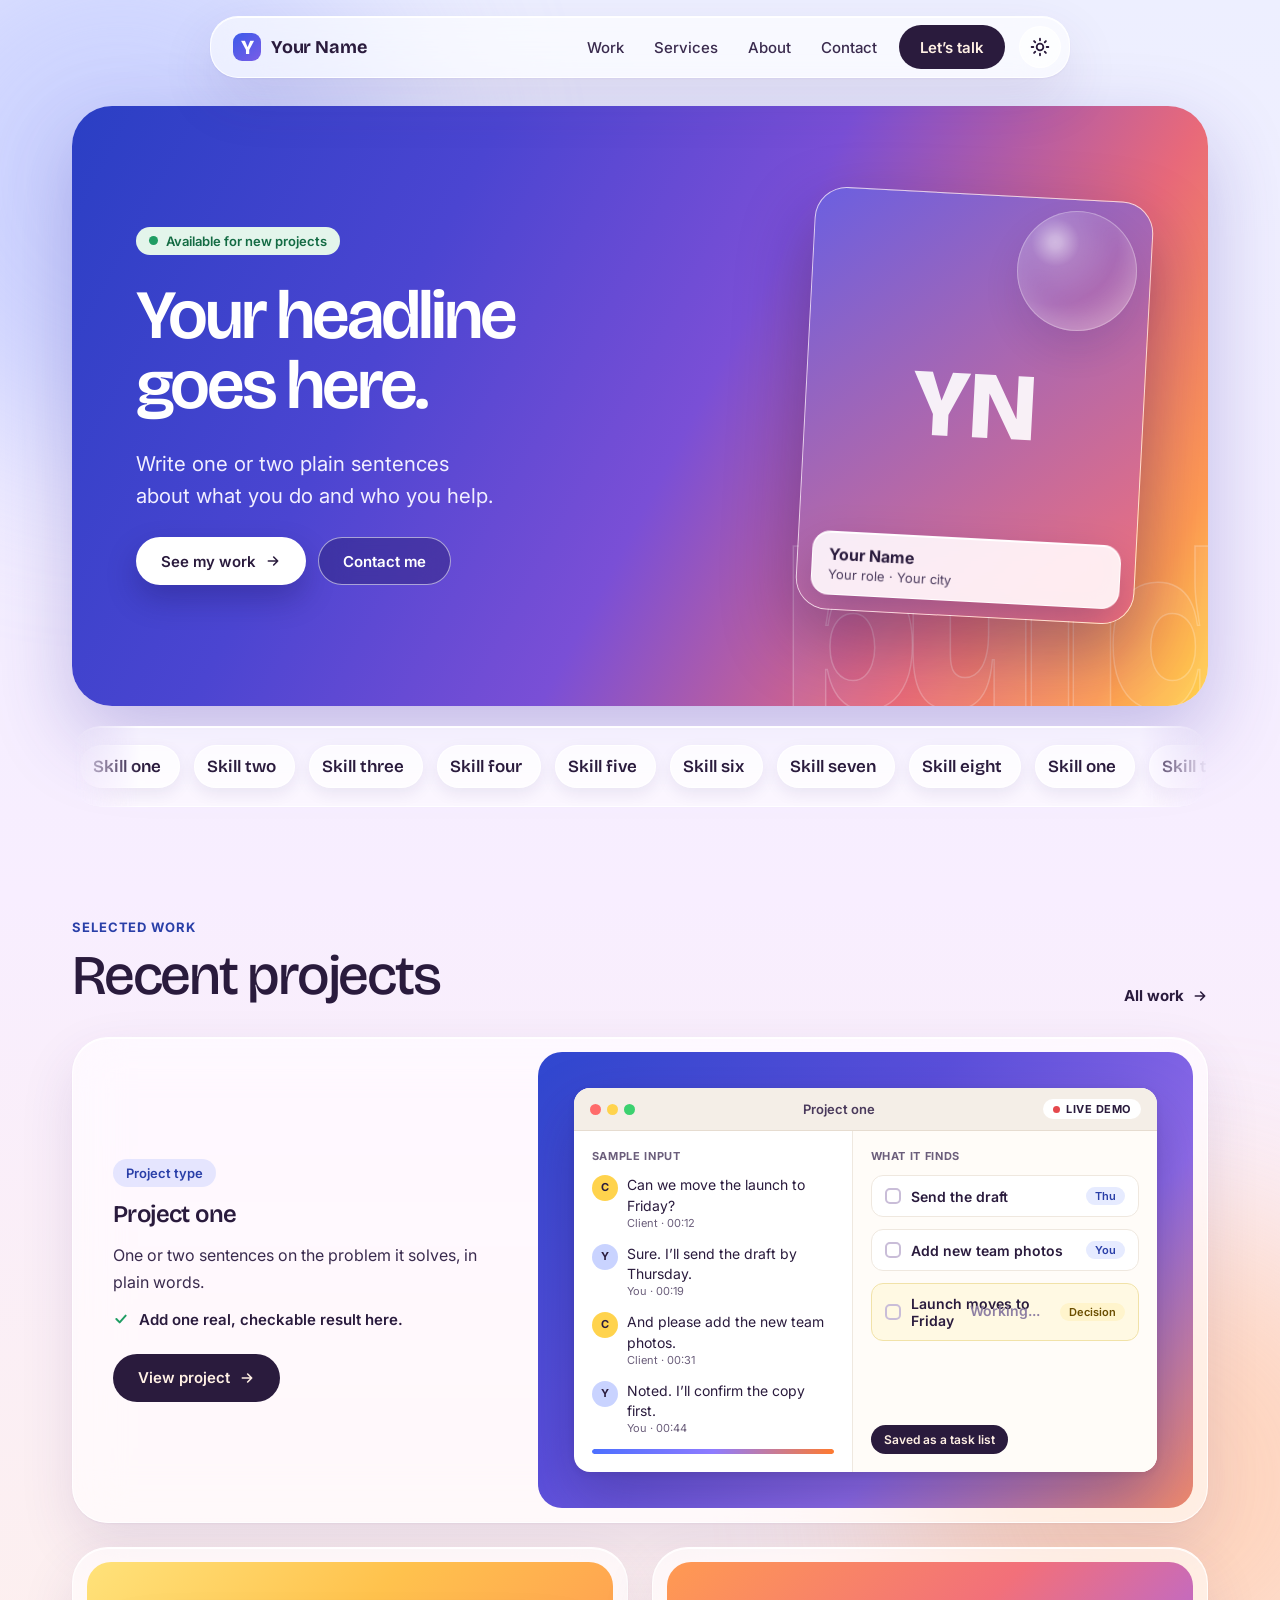
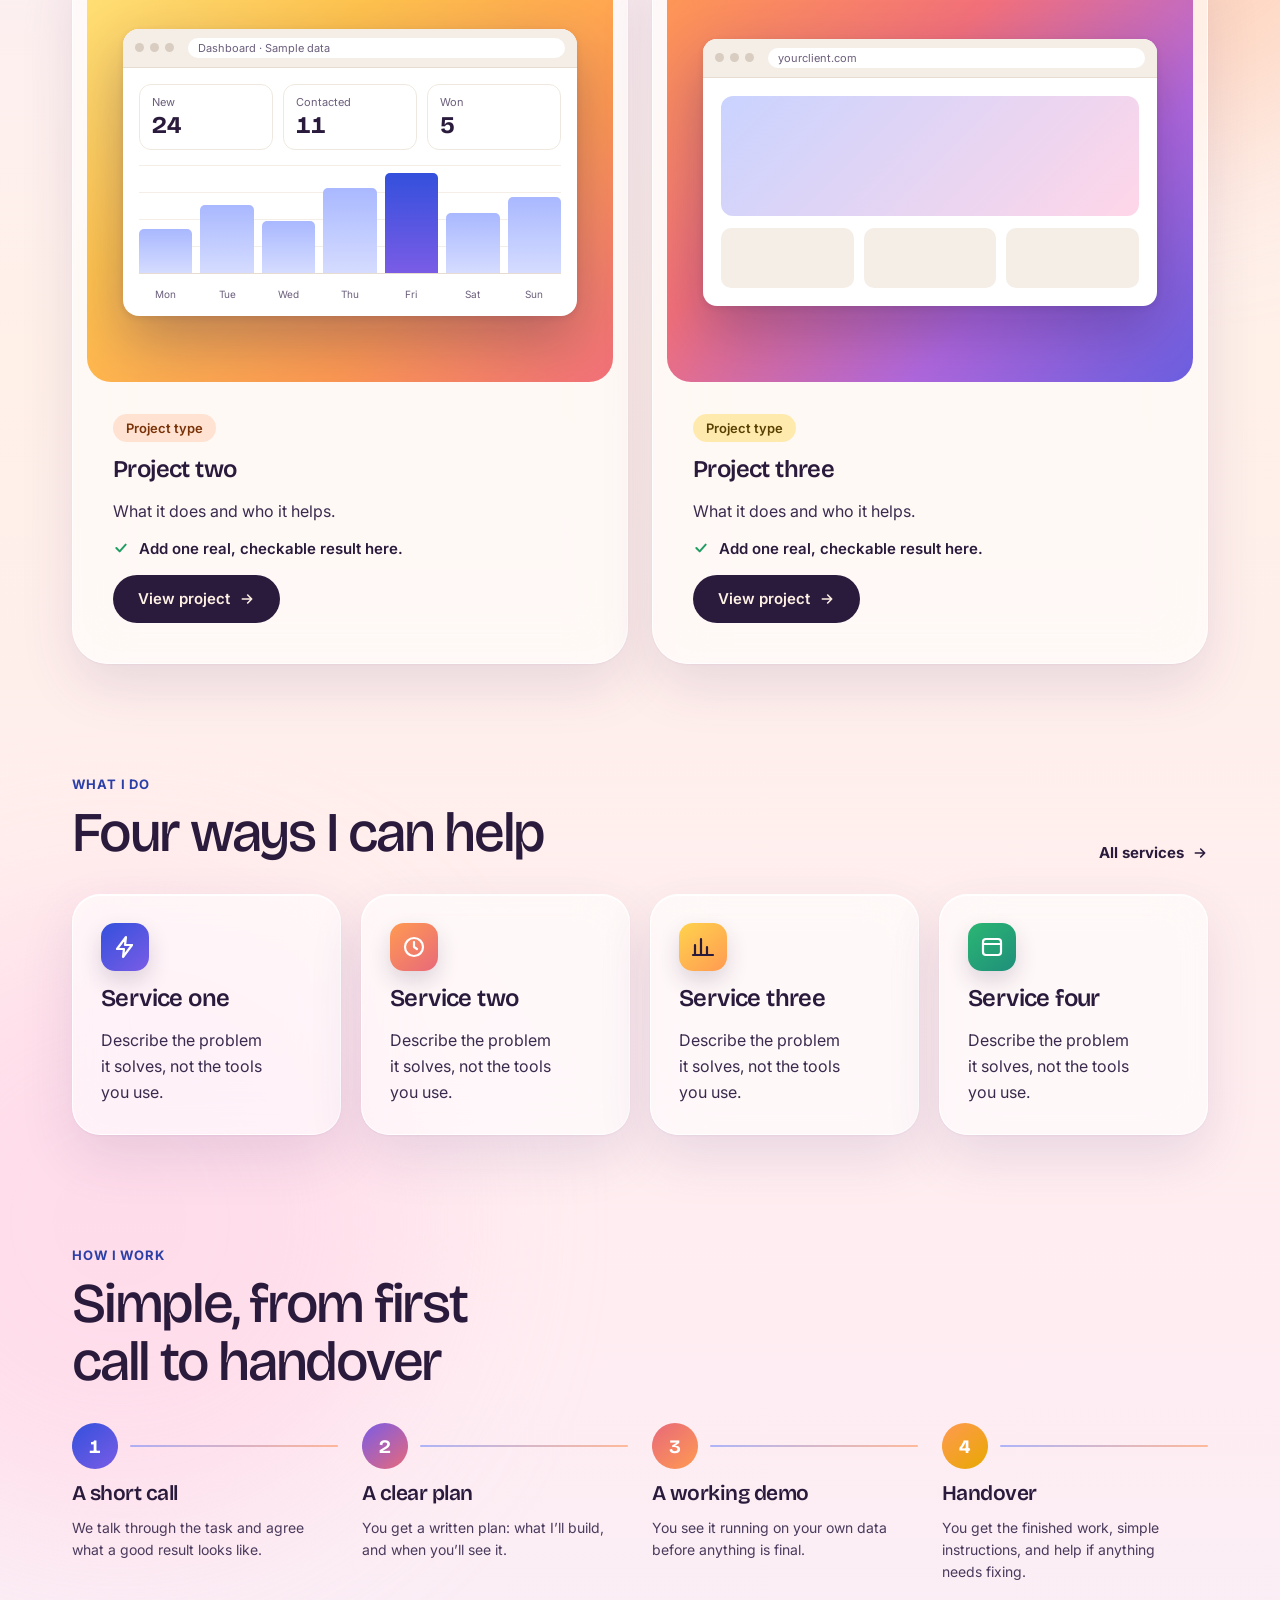
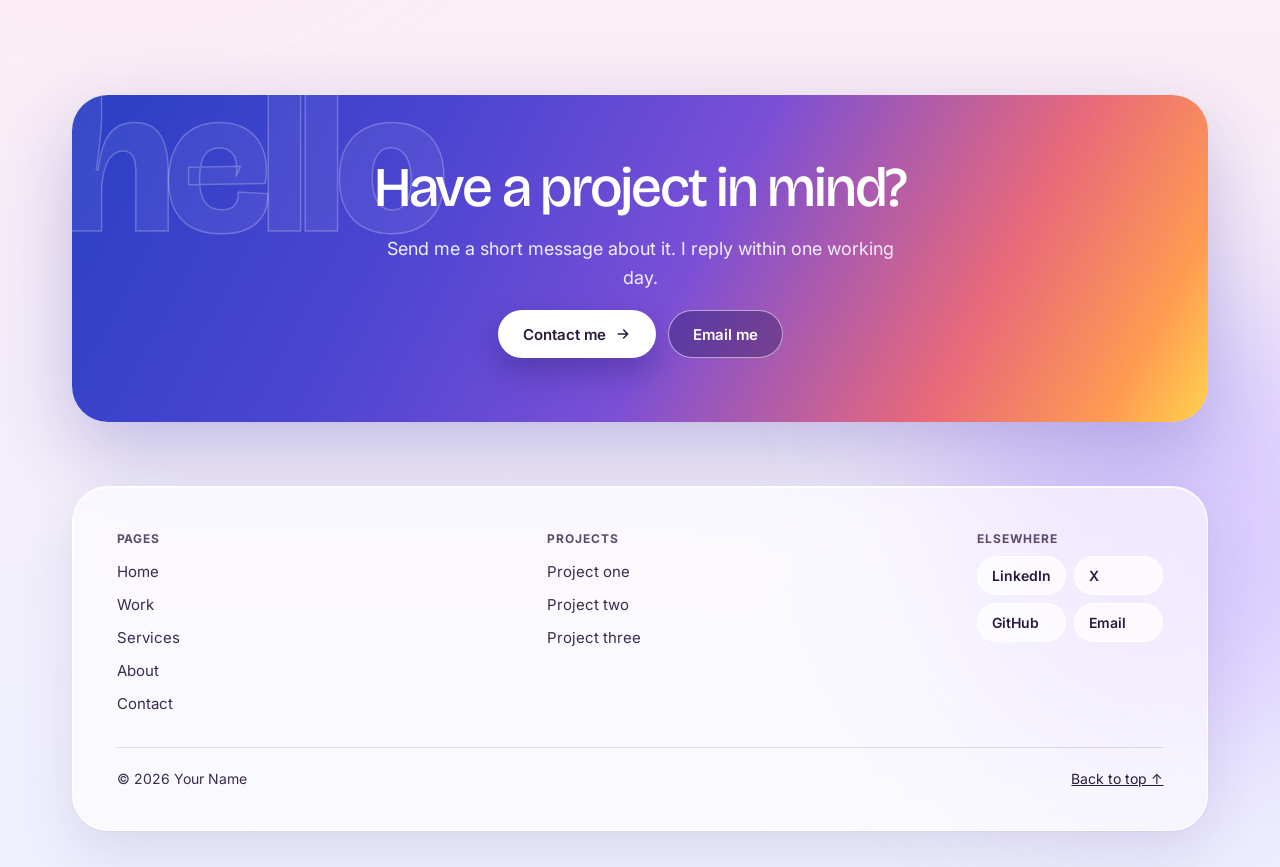
<file: index.html>
<!DOCTYPE html>
<html lang="en">
<head>
<meta charset="utf-8"><script>try{var t=localStorage.getItem('theme')||(matchMedia('(prefers-color-scheme: dark)').matches?'dark':'light');document.documentElement.setAttribute('data-theme',t)}catch(e){}</script>
<meta name="viewport" content="width=device-width, initial-scale=1">
<title>Your Name — Your role</title>
<meta name="description" content="One sentence about what you do and who you help.">
<link rel="icon" href="data:image/svg+xml,%3Csvg xmlns='http://www.w3.org/2000/svg' viewBox='0 0 32 32'%3E%3Crect width='32' height='32' rx='9' fill='%235B4FDB'/%3E%3Ctext x='16' y='23' font-size='20' font-weight='800' text-anchor='middle' fill='white' font-family='sans-serif'%3EY%3C/text%3E%3C/svg%3E">
<link rel="preconnect" href="https://fonts.googleapis.com"><link rel="preconnect" href="https://fonts.gstatic.com" crossorigin>
<link href="https://fonts.googleapis.com/css2?family=Bricolage+Grotesque:opsz,wght@12..96,400;12..96,500;12..96,600;12..96,700;12..96,800&family=Inter:wght@400;500;600;700&display=swap" rel="stylesheet">
<link rel="stylesheet" href="styles.css">
<meta name="theme-color" content="#EDEFFF">
<link rel="canonical" href="https://YOUR-USERNAME.github.io/">
<meta property="og:type" content="website"><meta property="og:site_name" content="Your Name"><meta property="og:title" content="Your Name — Your role"><meta property="og:description" content="One sentence about what you do and who you help."><meta property="og:image" content="https://YOUR-USERNAME.github.io/images/og-cover.png">
<meta name="twitter:card" content="summary_large_image">
<script type="application/ld+json">{"@context":"https://schema.org","@type":"Person","name":"Your Name","jobTitle":"Your role","url":"https://YOUR-USERNAME.github.io/","email":"mailto:you@example.com","sameAs":["https://github.com/YOUR-USERNAME","https://www.linkedin.com/in/YOUR-PROFILE"]}</script>
</head>
<body>
<a class="skip" href="#main">Skip to content</a><div class="progress" aria-hidden="true"></div>
<div class="page" id="top"><div class="blobs" aria-hidden="true"><div class="blob fa" style="width:560px;height:560px;left:-160px;top:-100px;background:#BFC8FF;filter:blur(90px);opacity:.7"></div><div class="blob fb" style="width:520px;height:520px;right:-140px;top:30%;background:#FFC9A8;filter:blur(90px);opacity:.7"></div><div class="blob fa" style="width:600px;height:600px;left:-180px;top:62%;background:#FFD6E8;filter:blur(90px);opacity:.7"></div><div class="blob fb" style="width:460px;height:460px;right:-120px;top:86%;background:#CDBBFF;filter:blur(90px);opacity:.7"></div></div>
<div class="wrap">
<nav class="nav glass" aria-label="Main"><a class="brand" href="index.html"><span class="brand-mark">Y</span><span class="brand-name">Your Name</span></a><div class="nav-right"><div class="nav-links"><a href="projects.html">Work</a><a href="services.html">Services</a><a href="about.html">About</a><a href="contact.html">Contact</a></div><a class="btn btn-dark nav-cta" href="contact.html">Let’s talk</a></div><button class="theme-toggle" type="button" aria-pressed="false" aria-label="Switch to dark mode"><svg class="i-sun" width="20" height="20" viewBox="0 0 24 24" fill="none" stroke="currentColor" stroke-width="2.2" stroke-linecap="round" aria-hidden="true"><circle cx="12" cy="12" r="4"/><path d="M12 2v2M12 20v2M4.9 4.9l1.4 1.4M17.7 17.7l1.4 1.4M2 12h2M20 12h2M4.9 19.1l1.4-1.4M17.7 6.3l1.4-1.4"/></svg><svg class="i-moon" width="20" height="20" viewBox="0 0 24 24" fill="none" stroke="currentColor" stroke-width="2.2" stroke-linecap="round" stroke-linejoin="round" aria-hidden="true"><path d="M21 12.8A9 9 0 1 1 11.2 3a7 7 0 0 0 9.8 9.8z"/></svg></button><button class="nav-toggle" type="button" aria-expanded="false" aria-label="Open menu"><svg class="i-open" width="20" height="20" viewBox="0 0 24 24" fill="none" stroke="currentColor" stroke-width="2.2" stroke-linecap="round" aria-hidden="true"><path d="M4 7h16M4 12h16M4 17h16"/></svg><svg class="i-close" width="20" height="20" viewBox="0 0 24 24" fill="none" stroke="currentColor" stroke-width="2.2" stroke-linecap="round" aria-hidden="true"><path d="M6 6l12 12M18 6L6 18"/></svg></button></nav>
<main id="main" tabindex="-1">
<section class="hero g-hero pop" data-parallax style="margin-top:28px">
<span class="ghost" style="right:-20px;bottom:-40px;font-size:230px" aria-hidden="true">build</span>
<div class="hero-copy"><span class="pill pill-green"><span class="dot"></span>Available for new projects</span>
<h1 class="h1">Your headline goes here.</h1>
<p class="lead">Write one or two plain sentences about what you do and who you help.</p>
<div class="btns"><a class="btn btn-light" href="projects.html">See my work <svg class="arr" width="16" height="16" viewBox="0 0 24 24" fill="none" stroke="currentColor" stroke-width="2.4" stroke-linecap="round" stroke-linejoin="round" aria-hidden="true"><path d="M5 12h14M13 6l6 6-6 6"/></svg></a><a class="btn btn-ondark" href="contact.html">Contact me</a></div></div>
<div class="hero-photo"><div class="photo-frame par p1"><!-- EDIT: replace this block with <img src="images/profile.jpg" alt="Your Name"> -->
<div style="width:100%;height:100%;display:flex;align-items:center;justify-content:center;font:800 96px 'Bricolage Grotesque',sans-serif;color:rgba(255,255,255,.9);background:linear-gradient(140deg,#6B5FE0,#F2707A)" aria-hidden="true">YN</div>
<div class="photo-cap frost"><b>Your Name</b><span>Your role · Your city</span></div></div>
<span class="orb bob par p2" style="position:absolute;width:120px;height:120px;right:2%;top:4%;opacity:.55" aria-hidden="true"></span></div>
</section>
<div class="skills-strip glass rv" aria-label="Skills"><ul class="skills-track"><li class="skill">Skill one</li><li class="skill">Skill two</li><li class="skill">Skill three</li><li class="skill">Skill four</li><li class="skill">Skill five</li><li class="skill">Skill six</li><li class="skill">Skill seven</li><li class="skill">Skill eight</li><li class="skill" aria-hidden="true">Skill one</li><li class="skill" aria-hidden="true">Skill two</li><li class="skill" aria-hidden="true">Skill three</li><li class="skill" aria-hidden="true">Skill four</li><li class="skill" aria-hidden="true">Skill five</li><li class="skill" aria-hidden="true">Skill six</li><li class="skill" aria-hidden="true">Skill seven</li><li class="skill" aria-hidden="true">Skill eight</li></ul></div>
<section class="sec"><div class="sec-head rv"><div><span class="eyebrow">Selected work</span><h2 class="h2">Recent projects</h2></div><a class="link" href="projects.html">All work <svg class="arr" width="16" height="16" viewBox="0 0 24 24" fill="none" stroke="currentColor" stroke-width="2.4" stroke-linecap="round" stroke-linejoin="round" aria-hidden="true"><path d="M5 12h14M13 6l6 6-6 6"/></svg></a></div>
<div class="grid" style="gap:24px">
<article class="proj proj-wide glass tile rv"><div class="proj-visual g-blue"><div class="demo"><div class="demo-bar"><i style="background:#FF6B6B"></i><i style="background:#FFD34D"></i><i style="background:#3BD16F"></i><b>Project one</b><span class="demo-live">Live demo</span></div>
<div class="demo-body"><div class="demo-col"><span class="demo-h">Sample input</span>
<div class="line s1"><span class="av av-c">C</span><div>Can we move the launch to Friday?<span class="who">Client · 00:12</span></div></div>
<div class="line s2"><span class="av av-d">Y</span><div>Sure. I’ll send the draft by Thursday.<span class="who">You · 00:19</span></div></div>
<div class="line s3"><span class="av av-c">C</span><div>And please add the new team photos.<span class="who">Client · 00:31</span></div></div>
<div class="line s4"><span class="av av-d">Y</span><div>Noted. I’ll confirm the copy first.<span class="who">You · 00:44</span></div></div>
<div class="track"><span></span></div></div>
<div class="demo-col"><span class="wait">Working<i>.</i><i>.</i><i>.</i></span><span class="demo-h">What it finds</span>
<div class="out s5"><span class="chk"></span><span class="t">Send the draft</span><span class="chip chip-b">Thu</span></div>
<div class="out s6"><span class="chk"></span><span class="t">Add new team photos</span><span class="chip chip-b">You</span></div>
<div class="out out-dec s7"><span class="chk"></span><span class="t">Launch moves to Friday</span><span class="chip chip-y">Decision</span></div>
<div class="saved s8">Saved as a task list</div></div></div></div></div><div class="proj-copy"><span class="pill pill-blue">Project type</span><h3 class="h3">Project one</h3><p class="body">One or two sentences on the problem it solves, in plain words.</p><p class="result"><svg width="16" height="16" viewBox="0 0 24 24" fill="none" stroke="#1F9D63" stroke-width="3" stroke-linecap="round" stroke-linejoin="round" aria-hidden="true"><path d="M5 12l5 5 9-10"/></svg>Add one real, checkable result here.</p><a class="btn btn-dark" href="case-study.html">View project <svg class="arr" width="16" height="16" viewBox="0 0 24 24" fill="none" stroke="currentColor" stroke-width="2.4" stroke-linecap="round" stroke-linejoin="round" aria-hidden="true"><path d="M5 12h14M13 6l6 6-6 6"/></svg></a></div></article>
<div class="grid g2" style="gap:24px">
<article class="proj glass tile rv"><div class="proj-visual g-warm"><div class="win dash"><div class="browser-bar"><i></i><i></i><i></i><span>Dashboard · Sample data</span></div><div class="dash-body"><div class="kpis"><div class="kpi"><span>New</span><b>24</b></div><div class="kpi"><span>Contacted</span><b>11</b></div><div class="kpi"><span>Won</span><b>5</b></div></div><div class="bars"><span class="" style="height:40%;animation-delay:0.00s"></span><span class="" style="height:62%;animation-delay:0.08s"></span><span class="" style="height:48%;animation-delay:0.16s"></span><span class="" style="height:78%;animation-delay:0.24s"></span><span class="hi" style="height:92%;animation-delay:0.32s"></span><span class="" style="height:55%;animation-delay:0.40s"></span><span class="" style="height:70%;animation-delay:0.48s"></span></div><div class="days"><span>Mon</span><span>Tue</span><span>Wed</span><span>Thu</span><span>Fri</span><span>Sat</span><span>Sun</span></div></div></div></div><div class="proj-copy"><span class="pill pill-orange">Project type</span><h3 class="h3">Project two</h3><p class="body">What it does and who it helps.</p><p class="result"><svg width="16" height="16" viewBox="0 0 24 24" fill="none" stroke="#1F9D63" stroke-width="3" stroke-linecap="round" stroke-linejoin="round" aria-hidden="true"><path d="M5 12l5 5 9-10"/></svg>Add one real, checkable result here.</p><a class="btn btn-dark" href="projects.html">View project <svg class="arr" width="16" height="16" viewBox="0 0 24 24" fill="none" stroke="currentColor" stroke-width="2.4" stroke-linecap="round" stroke-linejoin="round" aria-hidden="true"><path d="M5 12h14M13 6l6 6-6 6"/></svg></a></div></article>
<article class="proj glass tile rv"><div class="proj-visual g-sunset"><div class="browser win"><div class="browser-bar"><i></i><i></i><i></i><span>yourclient.com</span></div><div style="padding:18px;display:flex;flex-direction:column;gap:12px"><div style="height:120px;border-radius:12px;background:linear-gradient(135deg,#C9D3FF,#FFD6E8)"></div><div style="display:grid;grid-template-columns:repeat(3,1fr);gap:10px"><div style="height:60px;border-radius:10px;background:#F4EEE7"></div><div style="height:60px;border-radius:10px;background:#F4EEE7"></div><div style="height:60px;border-radius:10px;background:#F4EEE7"></div></div></div></div></div><div class="proj-copy"><span class="pill pill-yellow">Project type</span><h3 class="h3">Project three</h3><p class="body">What it does and who it helps.</p><p class="result"><svg width="16" height="16" viewBox="0 0 24 24" fill="none" stroke="#1F9D63" stroke-width="3" stroke-linecap="round" stroke-linejoin="round" aria-hidden="true"><path d="M5 12l5 5 9-10"/></svg>Add one real, checkable result here.</p><a class="btn btn-dark" href="projects.html">View project <svg class="arr" width="16" height="16" viewBox="0 0 24 24" fill="none" stroke="currentColor" stroke-width="2.4" stroke-linecap="round" stroke-linejoin="round" aria-hidden="true"><path d="M5 12h14M13 6l6 6-6 6"/></svg></a></div></article>
</div></div></section>
<section class="sec"><div class="sec-head rv"><div><span class="eyebrow">What I do</span><h2 class="h2">Four ways I can help</h2></div><a class="link" href="services.html">All services <svg class="arr" width="16" height="16" viewBox="0 0 24 24" fill="none" stroke="currentColor" stroke-width="2.4" stroke-linecap="round" stroke-linejoin="round" aria-hidden="true"><path d="M5 12h14M13 6l6 6-6 6"/></svg></a></div>
<div class="grid g4">
<div class="svc glass tile rv"><span class="svc-icon i-blue"><svg width="24" height="24" viewBox="0 0 24 24" fill="none" stroke="currentColor" stroke-width="2.2" stroke-linecap="round" stroke-linejoin="round" aria-hidden="true"><path d="M13 2L4 14h7l-1 8 9-12h-7z"/></svg></span><h3 class="h3">Service one</h3><p class="body">Describe the problem it solves, not the tools you use.</p></div>
<div class="svc glass tile rv"><span class="svc-icon i-orange"><svg width="24" height="24" viewBox="0 0 24 24" fill="none" stroke="currentColor" stroke-width="2.2" stroke-linecap="round" stroke-linejoin="round" aria-hidden="true"><circle cx="12" cy="12" r="9"/><path d="M12 7v5l3 2"/></svg></span><h3 class="h3">Service two</h3><p class="body">Describe the problem it solves, not the tools you use.</p></div>
<div class="svc glass tile rv"><span class="svc-icon i-yellow"><svg width="24" height="24" viewBox="0 0 24 24" fill="none" stroke="currentColor" stroke-width="2.2" stroke-linecap="round" stroke-linejoin="round" aria-hidden="true"><path d="M4 20V10M10 20V4M16 20v-8M22 20H2"/></svg></span><h3 class="h3">Service three</h3><p class="body">Describe the problem it solves, not the tools you use.</p></div>
<div class="svc glass tile rv"><span class="svc-icon i-green"><svg width="24" height="24" viewBox="0 0 24 24" fill="none" stroke="currentColor" stroke-width="2.2" stroke-linecap="round" stroke-linejoin="round" aria-hidden="true"><rect x="3" y="4" width="18" height="16" rx="3"/><path d="M3 9h18"/></svg></span><h3 class="h3">Service four</h3><p class="body">Describe the problem it solves, not the tools you use.</p></div>
</div></section>
<section class="sec"><div class="sec-head rv"><div><span class="eyebrow">How I work</span><h2 class="h2">Simple, from first call to handover</h2></div></div><div class="steps"><div class="step rv"><div class="step-n"><b style="background:linear-gradient(140deg,#3350DC,#7A5CE6)">1</b><i></i></div><h3 class="h3" style="font-size:21px">A short call</h3><p class="small">We talk through the task and agree what a good result looks like.</p></div><div class="step rv"><div class="step-n"><b style="background:linear-gradient(140deg,#7A5CE6,#E8697A)">2</b><i></i></div><h3 class="h3" style="font-size:21px">A clear plan</h3><p class="small">You get a written plan: what I’ll build, and when you’ll see it.</p></div><div class="step rv"><div class="step-n"><b style="background:linear-gradient(140deg,#E8697A,#FF9A52)">3</b><i></i></div><h3 class="h3" style="font-size:21px">A working demo</h3><p class="small">You see it running on your own data before anything is final.</p></div><div class="step rv"><div class="step-n"><b style="background:linear-gradient(140deg,#FF9A52,#E8A800)">4</b><i></i></div><h3 class="h3" style="font-size:21px">Handover</h3><p class="small">You get the finished work, simple instructions, and help if anything needs fixing.</p></div></div></section>
<section class="sec"><div class="cta g-hero rv"><span class="ghost" style="left:-10px;top:-30px;font-size:200px" aria-hidden="true">hello</span><h2 class="h2" style="position:relative">Have a project in mind?</h2><p style="position:relative">Send me a short message about it. I reply within one working day.</p><div class="btns" style="position:relative;justify-content:center"><a class="btn btn-light" href="contact.html">Contact me <svg class="arr" width="16" height="16" viewBox="0 0 24 24" fill="none" stroke="currentColor" stroke-width="2.4" stroke-linecap="round" stroke-linejoin="round" aria-hidden="true"><path d="M5 12h14M13 6l6 6-6 6"/></svg></a><a class="btn btn-ondark" href="mailto:you@example.com">Email me</a></div></div></section>
</main>
<footer class="foot"><div class="foot-in glass"><div class="foot-cols">
<div class="foot-col"><span>Pages</span><a href="index.html">Home</a><a href="projects.html">Work</a><a href="services.html">Services</a><a href="about.html">About</a><a href="contact.html">Contact</a></div>
<div class="foot-col"><span>Projects</span><a href="case-study.html">Project one</a><a href="projects.html">Project two</a><a href="projects.html">Project three</a></div>
<div class="foot-col"><span>Elsewhere</span><div class="socials"><a href="#">LinkedIn</a><a href="#">X</a><a href="#">GitHub</a><a href="mailto:you@example.com">Email</a></div></div>
</div><div class="foot-bar"><span>© <span id="yr">2026</span> Your Name</span><a href="#top">Back to top ↑</a></div></div></footer>
</div></div>
<button class="to-top" type="button" aria-label="Back to top">↑</button>
<script src="script.js"></script>
<script>document.getElementById("yr").textContent=new Date().getFullYear();</script>
</body>
</html>
</file>
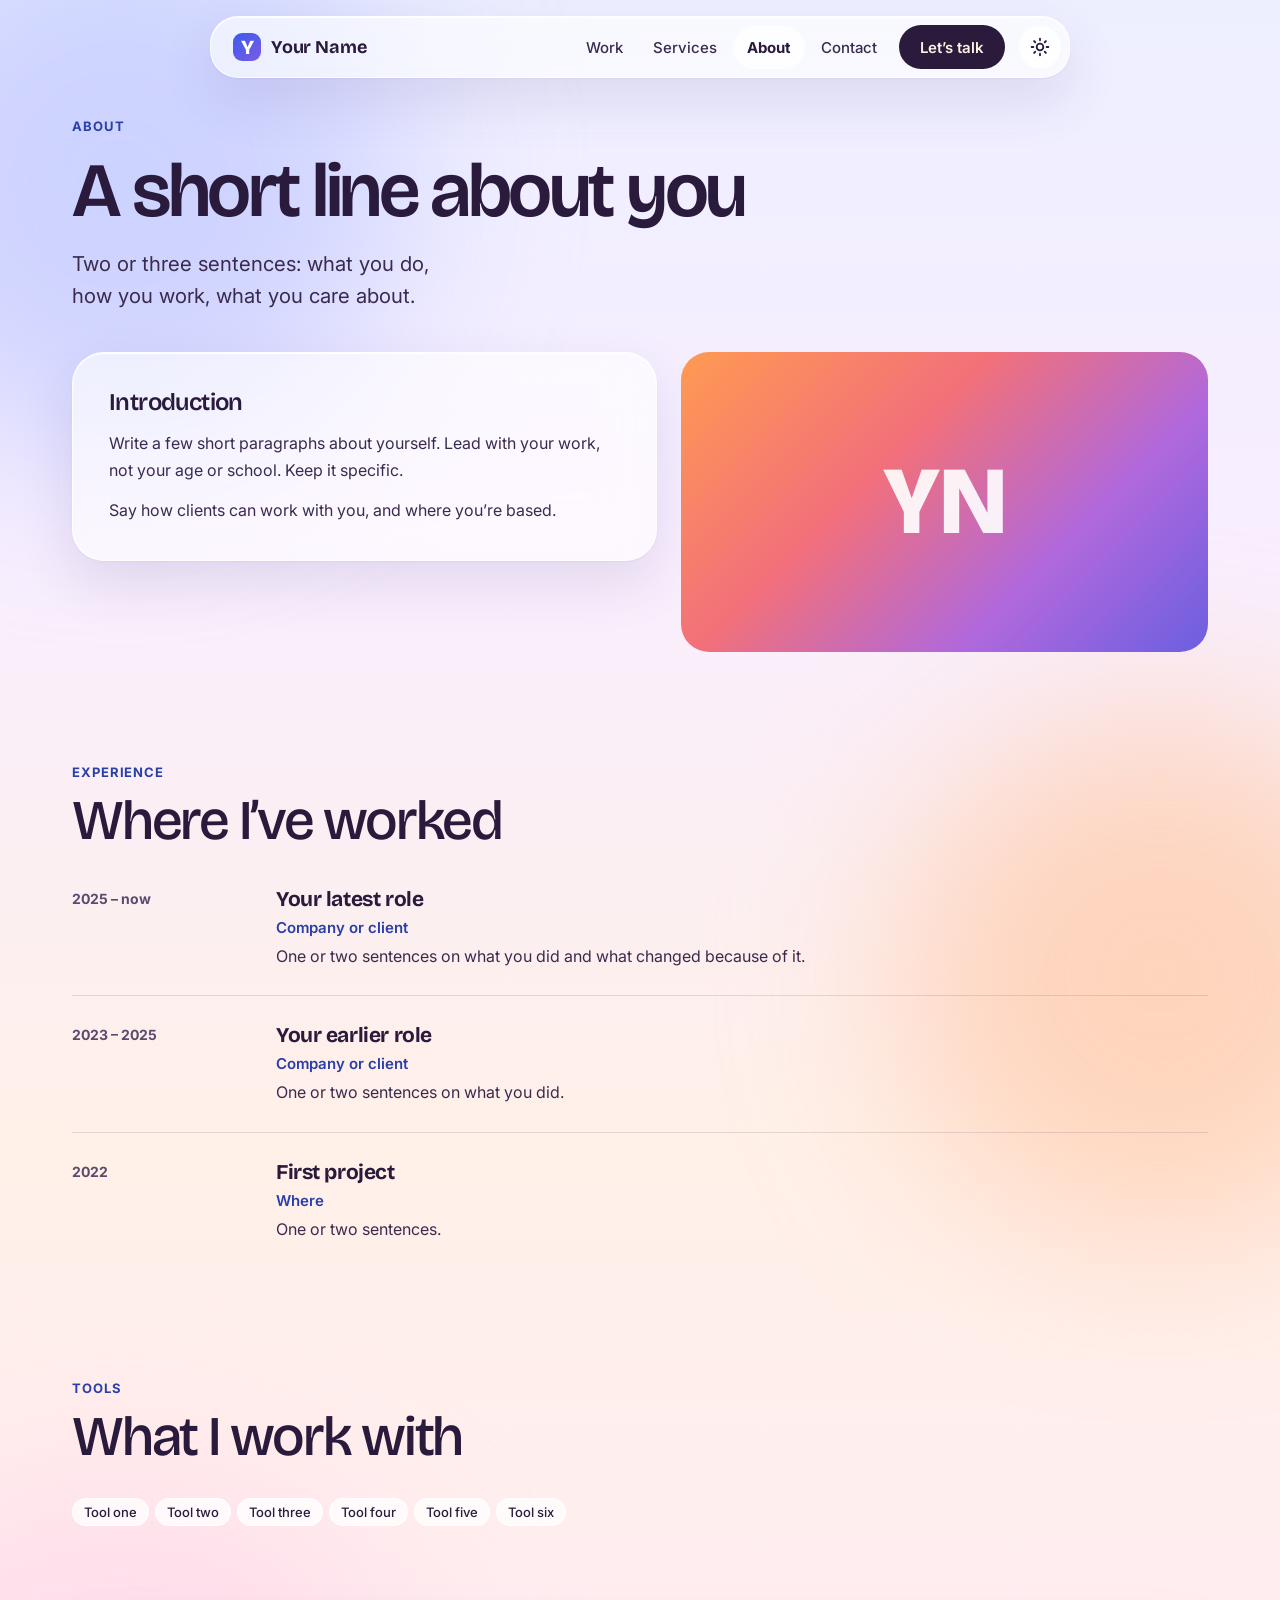
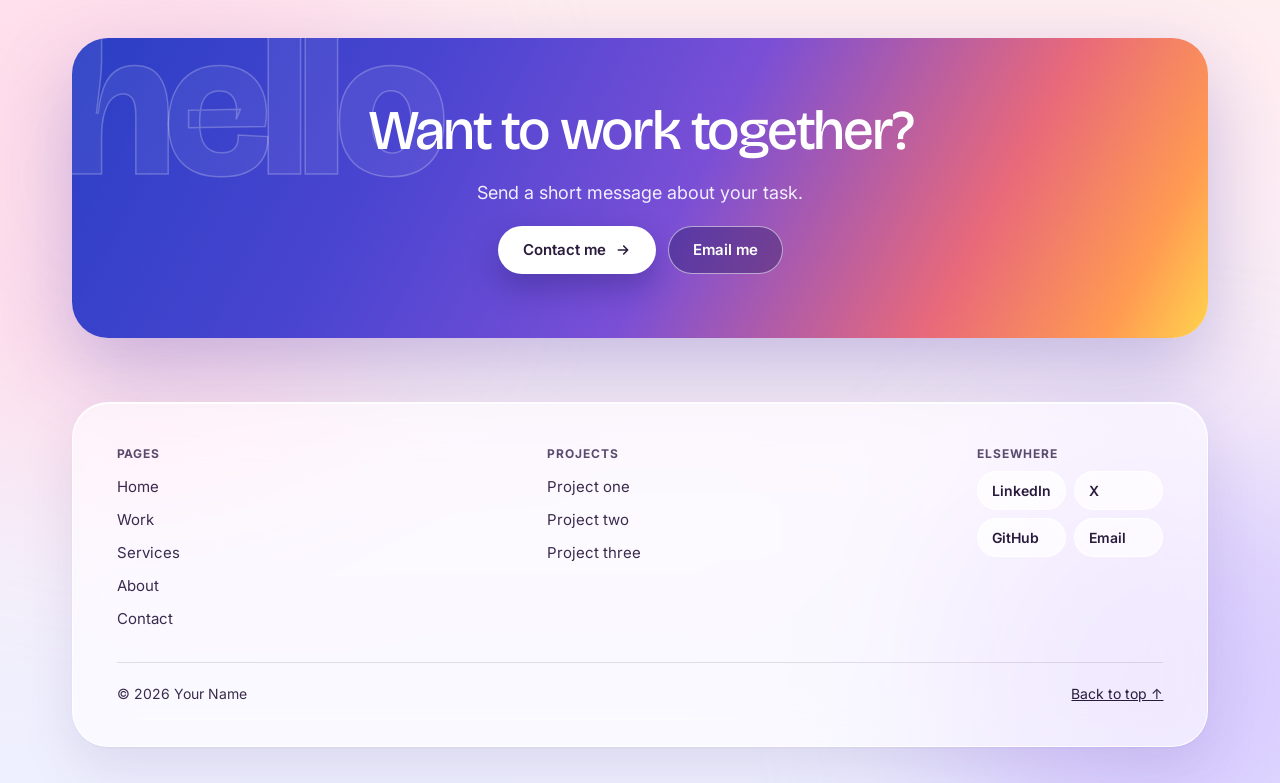
<file: about.html>
<!DOCTYPE html>
<html lang="en">
<head>
<meta charset="utf-8"><script>try{var t=localStorage.getItem('theme')||(matchMedia('(prefers-color-scheme: dark)').matches?'dark':'light');document.documentElement.setAttribute('data-theme',t)}catch(e){}</script>
<meta name="viewport" content="width=device-width, initial-scale=1">
<title>About — Your role</title>
<meta name="description" content="One sentence about what you do and who you help.">
<link rel="icon" href="data:image/svg+xml,%3Csvg xmlns='http://www.w3.org/2000/svg' viewBox='0 0 32 32'%3E%3Crect width='32' height='32' rx='9' fill='%235B4FDB'/%3E%3Ctext x='16' y='23' font-size='20' font-weight='800' text-anchor='middle' fill='white' font-family='sans-serif'%3EY%3C/text%3E%3C/svg%3E">
<link rel="preconnect" href="https://fonts.googleapis.com"><link rel="preconnect" href="https://fonts.gstatic.com" crossorigin>
<link href="https://fonts.googleapis.com/css2?family=Bricolage+Grotesque:opsz,wght@12..96,400;12..96,500;12..96,600;12..96,700;12..96,800&family=Inter:wght@400;500;600;700&display=swap" rel="stylesheet">
<link rel="stylesheet" href="styles.css">
<meta name="theme-color" content="#EDEFFF">
<link rel="canonical" href="https://YOUR-USERNAME.github.io/">
<meta property="og:type" content="website"><meta property="og:site_name" content="Your Name"><meta property="og:title" content="Your Name — Your role"><meta property="og:description" content="One sentence about what you do and who you help."><meta property="og:image" content="https://YOUR-USERNAME.github.io/images/og-cover.png">
<meta name="twitter:card" content="summary_large_image">
<script type="application/ld+json">{"@context":"https://schema.org","@type":"Person","name":"Your Name","jobTitle":"Your role","url":"https://YOUR-USERNAME.github.io/","email":"mailto:you@example.com","sameAs":["https://github.com/YOUR-USERNAME","https://www.linkedin.com/in/YOUR-PROFILE"]}</script>
</head>
<body>
<a class="skip" href="#main">Skip to content</a><div class="progress" aria-hidden="true"></div>
<div class="page" id="top"><div class="blobs" aria-hidden="true"><div class="blob fa" style="width:560px;height:560px;left:-160px;top:-100px;background:#BFC8FF;filter:blur(90px);opacity:.7"></div><div class="blob fb" style="width:520px;height:520px;right:-140px;top:30%;background:#FFC9A8;filter:blur(90px);opacity:.7"></div><div class="blob fa" style="width:600px;height:600px;left:-180px;top:62%;background:#FFD6E8;filter:blur(90px);opacity:.7"></div><div class="blob fb" style="width:460px;height:460px;right:-120px;top:86%;background:#CDBBFF;filter:blur(90px);opacity:.7"></div></div>
<div class="wrap">
<nav class="nav glass" aria-label="Main"><a class="brand" href="index.html"><span class="brand-mark">Y</span><span class="brand-name">Your Name</span></a><div class="nav-right"><div class="nav-links"><a href="projects.html">Work</a><a href="services.html">Services</a><a href="about.html" aria-current="page">About</a><a href="contact.html">Contact</a></div><a class="btn btn-dark nav-cta" href="contact.html">Let’s talk</a></div><button class="theme-toggle" type="button" aria-pressed="false" aria-label="Switch to dark mode"><svg class="i-sun" width="20" height="20" viewBox="0 0 24 24" fill="none" stroke="currentColor" stroke-width="2.2" stroke-linecap="round" aria-hidden="true"><circle cx="12" cy="12" r="4"/><path d="M12 2v2M12 20v2M4.9 4.9l1.4 1.4M17.7 17.7l1.4 1.4M2 12h2M20 12h2M4.9 19.1l1.4-1.4M17.7 6.3l1.4-1.4"/></svg><svg class="i-moon" width="20" height="20" viewBox="0 0 24 24" fill="none" stroke="currentColor" stroke-width="2.2" stroke-linecap="round" stroke-linejoin="round" aria-hidden="true"><path d="M21 12.8A9 9 0 1 1 11.2 3a7 7 0 0 0 9.8 9.8z"/></svg></button><button class="nav-toggle" type="button" aria-expanded="false" aria-label="Open menu"><svg class="i-open" width="20" height="20" viewBox="0 0 24 24" fill="none" stroke="currentColor" stroke-width="2.2" stroke-linecap="round" aria-hidden="true"><path d="M4 7h16M4 12h16M4 17h16"/></svg><svg class="i-close" width="20" height="20" viewBox="0 0 24 24" fill="none" stroke="currentColor" stroke-width="2.2" stroke-linecap="round" aria-hidden="true"><path d="M6 6l12 12M18 6L6 18"/></svg></button></nav>
<main id="main" tabindex="-1">
<header class="case-head pop"><span class="eyebrow">About</span><h1 class="h1">A short line about you</h1><p class="lead" style="max-width:640px">Two or three sentences: what you do, how you work, what you care about.</p></header>
<section class="sec" style="padding-top:40px"><div class="split">
<div class="glass card pad rv" style="display:flex;flex-direction:column;gap:14px"><h2 class="h3">Introduction</h2><p class="body">Write a few short paragraphs about yourself. Lead with your work, not your age or school. Keep it specific.</p><p class="body">Say how clients can work with you, and where you’re based.</p></div>
<div class="panel g-sunset rv" style="min-height:300px;display:flex;align-items:center;justify-content:center"><!-- EDIT: put your photo here --><span style="font:800 96px 'Bricolage Grotesque',sans-serif;color:rgba(255,255,255,.9)" aria-hidden="true">YN</span></div></div></section>
<section class="sec"><div class="sec-head rv"><div><span class="eyebrow">Experience</span><h2 class="h2">Where I’ve worked</h2></div></div><div class="timeline"><div class="t-item rv"><div class="t-when">2025 – now</div><div class="t-what"><h3>Your latest role</h3><span class="t-org">Company or client</span><p class="body">One or two sentences on what you did and what changed because of it.</p></div></div><div class="t-item rv"><div class="t-when">2023 – 2025</div><div class="t-what"><h3>Your earlier role</h3><span class="t-org">Company or client</span><p class="body">One or two sentences on what you did.</p></div></div><div class="t-item rv"><div class="t-when">2022</div><div class="t-what"><h3>First project</h3><span class="t-org">Where</span><p class="body">One or two sentences.</p></div></div></div></section>
<section class="sec"><div class="sec-head rv"><div><span class="eyebrow">Tools</span><h2 class="h2">What I work with</h2></div></div><div class="tags"><span class="tag">Tool one</span><span class="tag">Tool two</span><span class="tag">Tool three</span><span class="tag">Tool four</span><span class="tag">Tool five</span><span class="tag">Tool six</span></div></section>
<section class="sec"><div class="cta g-hero rv"><span class="ghost" style="left:-10px;top:-30px;font-size:200px" aria-hidden="true">hello</span><h2 class="h2" style="position:relative">Want to work together?</h2><p style="position:relative">Send a short message about your task.</p><div class="btns" style="position:relative;justify-content:center"><a class="btn btn-light" href="contact.html">Contact me <svg class="arr" width="16" height="16" viewBox="0 0 24 24" fill="none" stroke="currentColor" stroke-width="2.4" stroke-linecap="round" stroke-linejoin="round" aria-hidden="true"><path d="M5 12h14M13 6l6 6-6 6"/></svg></a><a class="btn btn-ondark" href="mailto:you@example.com">Email me</a></div></div></section>
</main>
<footer class="foot"><div class="foot-in glass"><div class="foot-cols">
<div class="foot-col"><span>Pages</span><a href="index.html">Home</a><a href="projects.html">Work</a><a href="services.html">Services</a><a href="about.html">About</a><a href="contact.html">Contact</a></div>
<div class="foot-col"><span>Projects</span><a href="case-study.html">Project one</a><a href="projects.html">Project two</a><a href="projects.html">Project three</a></div>
<div class="foot-col"><span>Elsewhere</span><div class="socials"><a href="#">LinkedIn</a><a href="#">X</a><a href="#">GitHub</a><a href="mailto:you@example.com">Email</a></div></div>
</div><div class="foot-bar"><span>© <span id="yr">2026</span> Your Name</span><a href="#top">Back to top ↑</a></div></div></footer>
</div></div>
<button class="to-top" type="button" aria-label="Back to top">↑</button>
<script src="script.js"></script>
<script>document.getElementById("yr").textContent=new Date().getFullYear();</script>
</body>
</html>
</file>
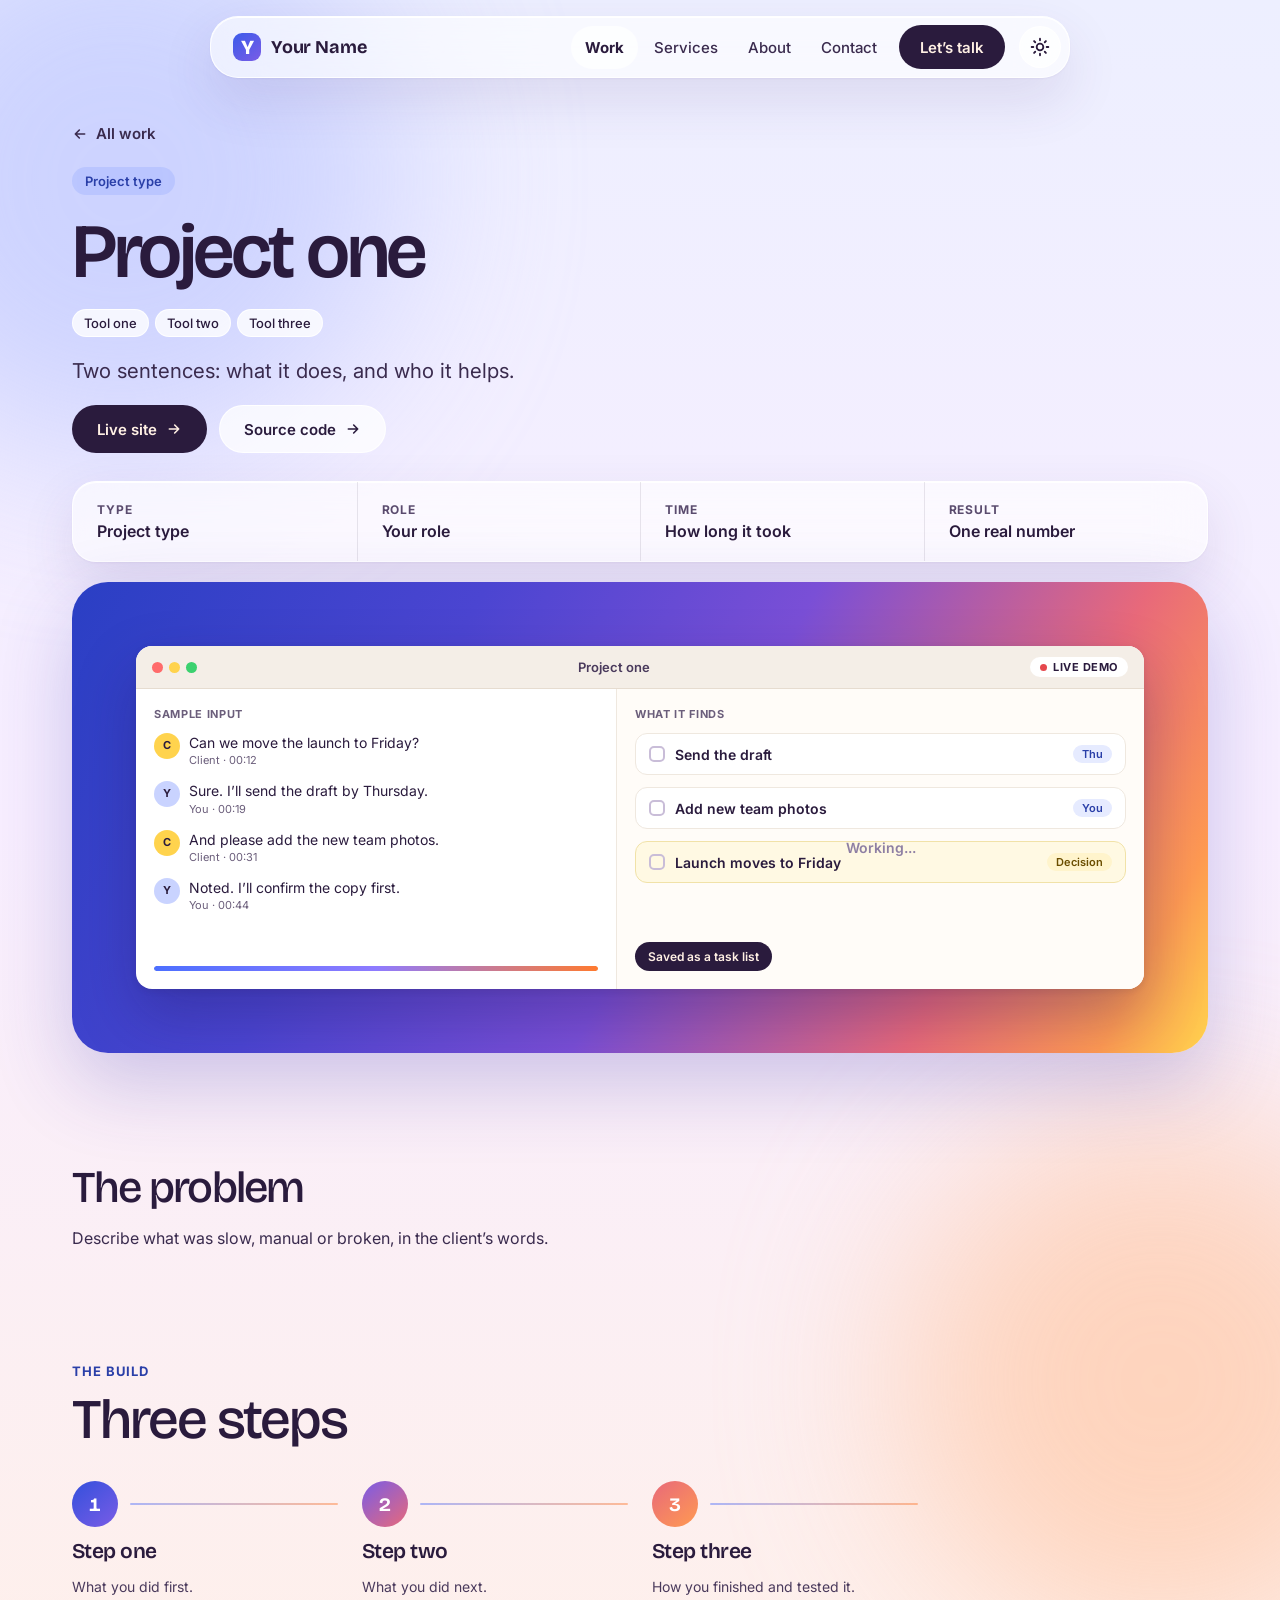
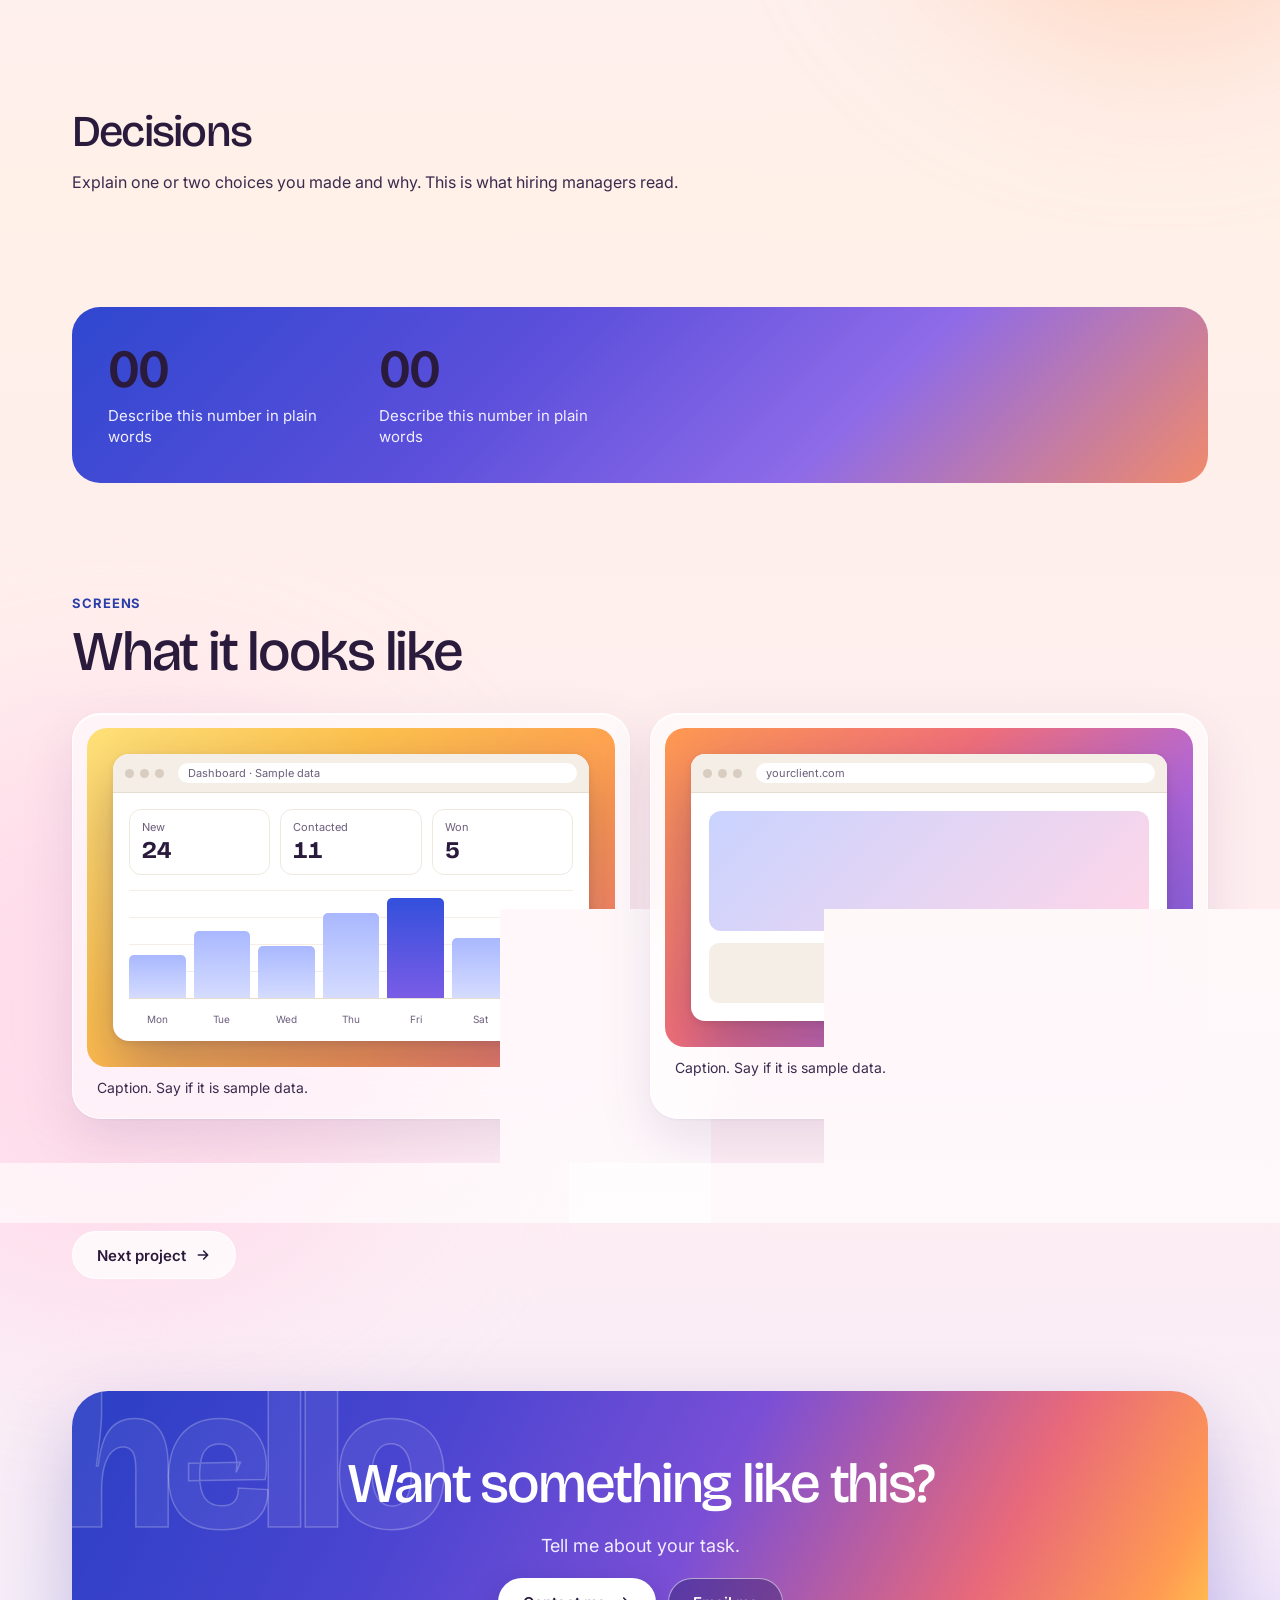
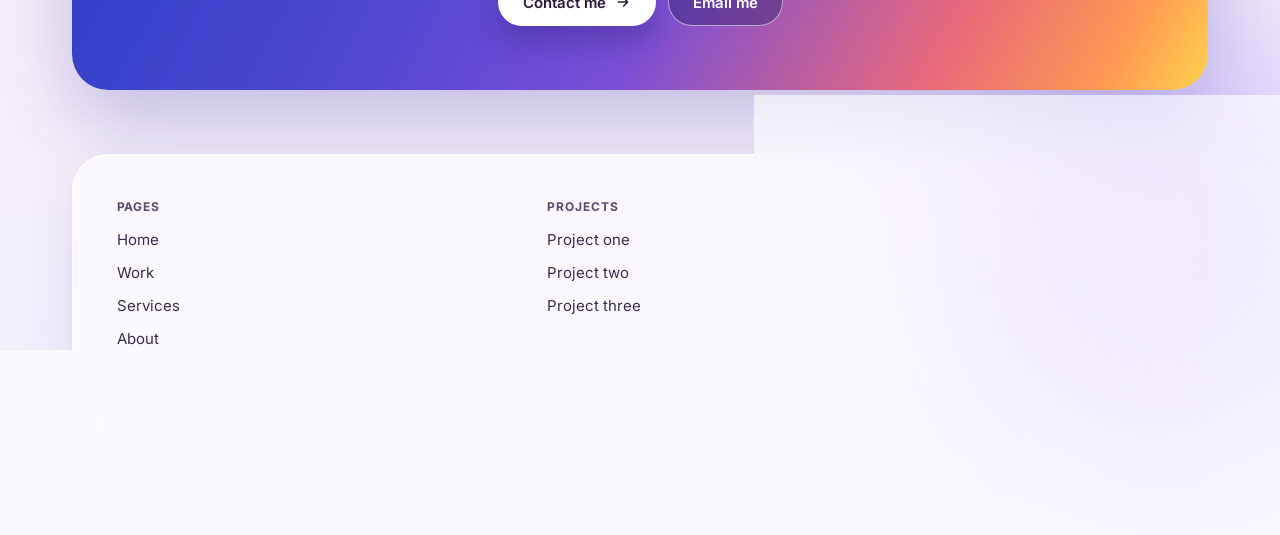
<file: case-study.html>
<!DOCTYPE html>
<html lang="en">
<head>
<meta charset="utf-8"><script>try{var t=localStorage.getItem('theme')||(matchMedia('(prefers-color-scheme: dark)').matches?'dark':'light');document.documentElement.setAttribute('data-theme',t)}catch(e){}</script>
<meta name="viewport" content="width=device-width, initial-scale=1">
<title>Case Study — Your role</title>
<meta name="description" content="One sentence about what you do and who you help.">
<link rel="icon" href="data:image/svg+xml,%3Csvg xmlns='http://www.w3.org/2000/svg' viewBox='0 0 32 32'%3E%3Crect width='32' height='32' rx='9' fill='%235B4FDB'/%3E%3Ctext x='16' y='23' font-size='20' font-weight='800' text-anchor='middle' fill='white' font-family='sans-serif'%3EY%3C/text%3E%3C/svg%3E">
<link rel="preconnect" href="https://fonts.googleapis.com"><link rel="preconnect" href="https://fonts.gstatic.com" crossorigin>
<link href="https://fonts.googleapis.com/css2?family=Bricolage+Grotesque:opsz,wght@12..96,400;12..96,500;12..96,600;12..96,700;12..96,800&family=Inter:wght@400;500;600;700&display=swap" rel="stylesheet">
<link rel="stylesheet" href="styles.css">
<meta name="theme-color" content="#EDEFFF">
<link rel="canonical" href="https://YOUR-USERNAME.github.io/">
<meta property="og:type" content="website"><meta property="og:site_name" content="Your Name"><meta property="og:title" content="Your Name — Your role"><meta property="og:description" content="One sentence about what you do and who you help."><meta property="og:image" content="https://YOUR-USERNAME.github.io/images/og-cover.png">
<meta name="twitter:card" content="summary_large_image">
<script type="application/ld+json">{"@context":"https://schema.org","@type":"Person","name":"Your Name","jobTitle":"Your role","url":"https://YOUR-USERNAME.github.io/","email":"mailto:you@example.com","sameAs":["https://github.com/YOUR-USERNAME","https://www.linkedin.com/in/YOUR-PROFILE"]}</script>
</head>
<body>
<a class="skip" href="#main">Skip to content</a><div class="progress" aria-hidden="true"></div>
<div class="page" id="top"><div class="blobs" aria-hidden="true"><div class="blob fa" style="width:560px;height:560px;left:-160px;top:-100px;background:#BFC8FF;filter:blur(90px);opacity:.7"></div><div class="blob fb" style="width:520px;height:520px;right:-140px;top:30%;background:#FFC9A8;filter:blur(90px);opacity:.7"></div><div class="blob fa" style="width:600px;height:600px;left:-180px;top:62%;background:#FFD6E8;filter:blur(90px);opacity:.7"></div><div class="blob fb" style="width:460px;height:460px;right:-120px;top:86%;background:#CDBBFF;filter:blur(90px);opacity:.7"></div></div>
<div class="wrap">
<nav class="nav glass" aria-label="Main"><a class="brand" href="index.html"><span class="brand-mark">Y</span><span class="brand-name">Your Name</span></a><div class="nav-right"><div class="nav-links"><a href="projects.html" aria-current="page">Work</a><a href="services.html">Services</a><a href="about.html">About</a><a href="contact.html">Contact</a></div><a class="btn btn-dark nav-cta" href="contact.html">Let’s talk</a></div><button class="theme-toggle" type="button" aria-pressed="false" aria-label="Switch to dark mode"><svg class="i-sun" width="20" height="20" viewBox="0 0 24 24" fill="none" stroke="currentColor" stroke-width="2.2" stroke-linecap="round" aria-hidden="true"><circle cx="12" cy="12" r="4"/><path d="M12 2v2M12 20v2M4.9 4.9l1.4 1.4M17.7 17.7l1.4 1.4M2 12h2M20 12h2M4.9 19.1l1.4-1.4M17.7 6.3l1.4-1.4"/></svg><svg class="i-moon" width="20" height="20" viewBox="0 0 24 24" fill="none" stroke="currentColor" stroke-width="2.2" stroke-linecap="round" stroke-linejoin="round" aria-hidden="true"><path d="M21 12.8A9 9 0 1 1 11.2 3a7 7 0 0 0 9.8 9.8z"/></svg></button><button class="nav-toggle" type="button" aria-expanded="false" aria-label="Open menu"><svg class="i-open" width="20" height="20" viewBox="0 0 24 24" fill="none" stroke="currentColor" stroke-width="2.2" stroke-linecap="round" aria-hidden="true"><path d="M4 7h16M4 12h16M4 17h16"/></svg><svg class="i-close" width="20" height="20" viewBox="0 0 24 24" fill="none" stroke="currentColor" stroke-width="2.2" stroke-linecap="round" aria-hidden="true"><path d="M6 6l12 12M18 6L6 18"/></svg></button></nav>
<main id="main" tabindex="-1">
<header class="case-head pop"><a class="back" href="projects.html"><svg width="16" height="16" viewBox="0 0 24 24" fill="none" stroke="currentColor" stroke-width="2.4" stroke-linecap="round" stroke-linejoin="round" aria-hidden="true"><path d="M19 12H5M11 6l-6 6 6 6"/></svg> All work</a><span class="pill pill-blue">Project type</span><h1 class="h1">Project one</h1><div class="tags"><span class="tag">Tool one</span><span class="tag">Tool two</span><span class="tag">Tool three</span></div><p class="lead" style="max-width:680px">Two sentences: what it does, and who it helps.</p><div class="btns"><a class="btn btn-dark" href="#">Live site <svg class="arr" width="16" height="16" viewBox="0 0 24 24" fill="none" stroke="currentColor" stroke-width="2.4" stroke-linecap="round" stroke-linejoin="round" aria-hidden="true"><path d="M5 12h14M13 6l6 6-6 6"/></svg></a><a class="btn btn-glass" href="#">Source code <svg class="arr" width="16" height="16" viewBox="0 0 24 24" fill="none" stroke="currentColor" stroke-width="2.4" stroke-linecap="round" stroke-linejoin="round" aria-hidden="true"><path d="M5 12h14M13 6l6 6-6 6"/></svg></a></div></header>
<div class="meta glass rv" style="margin-top:28px"><div><span>Type</span><b>Project type</b></div><div><span>Role</span><b>Your role</b></div><div><span>Time</span><b>How long it took</b></div><div><span>Result</span><b>One real number</b></div></div>
<div class="case-visual g-hero"><div class="demo"><div class="demo-bar"><i style="background:#FF6B6B"></i><i style="background:#FFD34D"></i><i style="background:#3BD16F"></i><b>Project one</b><span class="demo-live">Live demo</span></div>
<div class="demo-body"><div class="demo-col"><span class="demo-h">Sample input</span>
<div class="line s1"><span class="av av-c">C</span><div>Can we move the launch to Friday?<span class="who">Client · 00:12</span></div></div>
<div class="line s2"><span class="av av-d">Y</span><div>Sure. I’ll send the draft by Thursday.<span class="who">You · 00:19</span></div></div>
<div class="line s3"><span class="av av-c">C</span><div>And please add the new team photos.<span class="who">Client · 00:31</span></div></div>
<div class="line s4"><span class="av av-d">Y</span><div>Noted. I’ll confirm the copy first.<span class="who">You · 00:44</span></div></div>
<div class="track"><span></span></div></div>
<div class="demo-col"><span class="wait">Working<i>.</i><i>.</i><i>.</i></span><span class="demo-h">What it finds</span>
<div class="out s5"><span class="chk"></span><span class="t">Send the draft</span><span class="chip chip-b">Thu</span></div>
<div class="out s6"><span class="chk"></span><span class="t">Add new team photos</span><span class="chip chip-b">You</span></div>
<div class="out out-dec s7"><span class="chk"></span><span class="t">Launch moves to Friday</span><span class="chip chip-y">Decision</span></div>
<div class="saved s8">Saved as a task list</div></div></div></div></div>
<section class="sec"><div class="rv" style="max-width:760px;display:flex;flex-direction:column;gap:14px"><h2 class="h2" style="font-size:clamp(30px,3.6vw,44px)">The problem</h2><p class="body">Describe what was slow, manual or broken, in the client’s words.</p></div></section>
<section class="sec"><div class="sec-head rv"><div><span class="eyebrow">The build</span><h2 class="h2">Three steps</h2></div></div><div class="steps"><div class="step rv"><div class="step-n"><b style="background:linear-gradient(140deg,#3350DC,#7A5CE6)">1</b><i></i></div><h3 class="h3" style="font-size:21px">Step one</h3><p class="small">What you did first.</p></div><div class="step rv"><div class="step-n"><b style="background:linear-gradient(140deg,#7A5CE6,#E8697A)">2</b><i></i></div><h3 class="h3" style="font-size:21px">Step two</h3><p class="small">What you did next.</p></div><div class="step rv"><div class="step-n"><b style="background:linear-gradient(140deg,#E8697A,#FF9A52)">3</b><i></i></div><h3 class="h3" style="font-size:21px">Step three</h3><p class="small">How you finished and tested it.</p></div></div></section>
<section class="sec"><div class="rv" style="max-width:760px;display:flex;flex-direction:column;gap:14px"><h2 class="h2" style="font-size:clamp(30px,3.6vw,44px)">Decisions</h2><p class="body">Explain one or two choices you made and why. This is what hiring managers read.</p></div></section>
<section class="sec"><div class="panel g-blue pad rv"><div class="stats"><div class="stat"><b>00</b><span>Describe this number in plain words</span></div><div class="stat"><b>00</b><span>Describe this number in plain words</span></div></div></div></section>
<section class="sec"><div class="sec-head rv"><div><span class="eyebrow">Screens</span><h2 class="h2">What it looks like</h2></div></div><div class="grid g2"><figure class="shot glass rv"><div class="shot-box g-warm"><div class="win dash"><div class="browser-bar"><i></i><i></i><i></i><span>Dashboard · Sample data</span></div><div class="dash-body"><div class="kpis"><div class="kpi"><span>New</span><b>24</b></div><div class="kpi"><span>Contacted</span><b>11</b></div><div class="kpi"><span>Won</span><b>5</b></div></div><div class="bars"><span class="" style="height:40%;animation-delay:0.00s"></span><span class="" style="height:62%;animation-delay:0.08s"></span><span class="" style="height:48%;animation-delay:0.16s"></span><span class="" style="height:78%;animation-delay:0.24s"></span><span class="hi" style="height:92%;animation-delay:0.32s"></span><span class="" style="height:55%;animation-delay:0.40s"></span><span class="" style="height:70%;animation-delay:0.48s"></span></div><div class="days"><span>Mon</span><span>Tue</span><span>Wed</span><span>Thu</span><span>Fri</span><span>Sat</span><span>Sun</span></div></div></div></div><figcaption>Caption. Say if it is sample data.</figcaption></figure><figure class="shot glass rv"><div class="shot-box g-sunset"><div class="browser win"><div class="browser-bar"><i></i><i></i><i></i><span>yourclient.com</span></div><div style="padding:18px;display:flex;flex-direction:column;gap:12px"><div style="height:120px;border-radius:12px;background:linear-gradient(135deg,#C9D3FF,#FFD6E8)"></div><div style="display:grid;grid-template-columns:repeat(3,1fr);gap:10px"><div style="height:60px;border-radius:10px;background:#F4EEE7"></div><div style="height:60px;border-radius:10px;background:#F4EEE7"></div><div style="height:60px;border-radius:10px;background:#F4EEE7"></div></div></div></div></div><figcaption>Caption. Say if it is sample data.</figcaption></figure></div></section>
<section class="sec"><a class="btn btn-glass" href="projects.html">Next project <svg class="arr" width="16" height="16" viewBox="0 0 24 24" fill="none" stroke="currentColor" stroke-width="2.4" stroke-linecap="round" stroke-linejoin="round" aria-hidden="true"><path d="M5 12h14M13 6l6 6-6 6"/></svg></a></section>
<section class="sec"><div class="cta g-hero rv"><span class="ghost" style="left:-10px;top:-30px;font-size:200px" aria-hidden="true">hello</span><h2 class="h2" style="position:relative">Want something like this?</h2><p style="position:relative">Tell me about your task.</p><div class="btns" style="position:relative;justify-content:center"><a class="btn btn-light" href="contact.html">Contact me <svg class="arr" width="16" height="16" viewBox="0 0 24 24" fill="none" stroke="currentColor" stroke-width="2.4" stroke-linecap="round" stroke-linejoin="round" aria-hidden="true"><path d="M5 12h14M13 6l6 6-6 6"/></svg></a><a class="btn btn-ondark" href="mailto:you@example.com">Email me</a></div></div></section>
</main>
<footer class="foot"><div class="foot-in glass"><div class="foot-cols">
<div class="foot-col"><span>Pages</span><a href="index.html">Home</a><a href="projects.html">Work</a><a href="services.html">Services</a><a href="about.html">About</a><a href="contact.html">Contact</a></div>
<div class="foot-col"><span>Projects</span><a href="case-study.html">Project one</a><a href="projects.html">Project two</a><a href="projects.html">Project three</a></div>
<div class="foot-col"><span>Elsewhere</span><div class="socials"><a href="#">LinkedIn</a><a href="#">X</a><a href="#">GitHub</a><a href="mailto:you@example.com">Email</a></div></div>
</div><div class="foot-bar"><span>© <span id="yr">2026</span> Your Name</span><a href="#top">Back to top ↑</a></div></div></footer>
</div></div>
<button class="to-top" type="button" aria-label="Back to top">↑</button>
<script src="script.js"></script>
<script>document.getElementById("yr").textContent=new Date().getFullYear();</script>
</body>
</html>
</file>
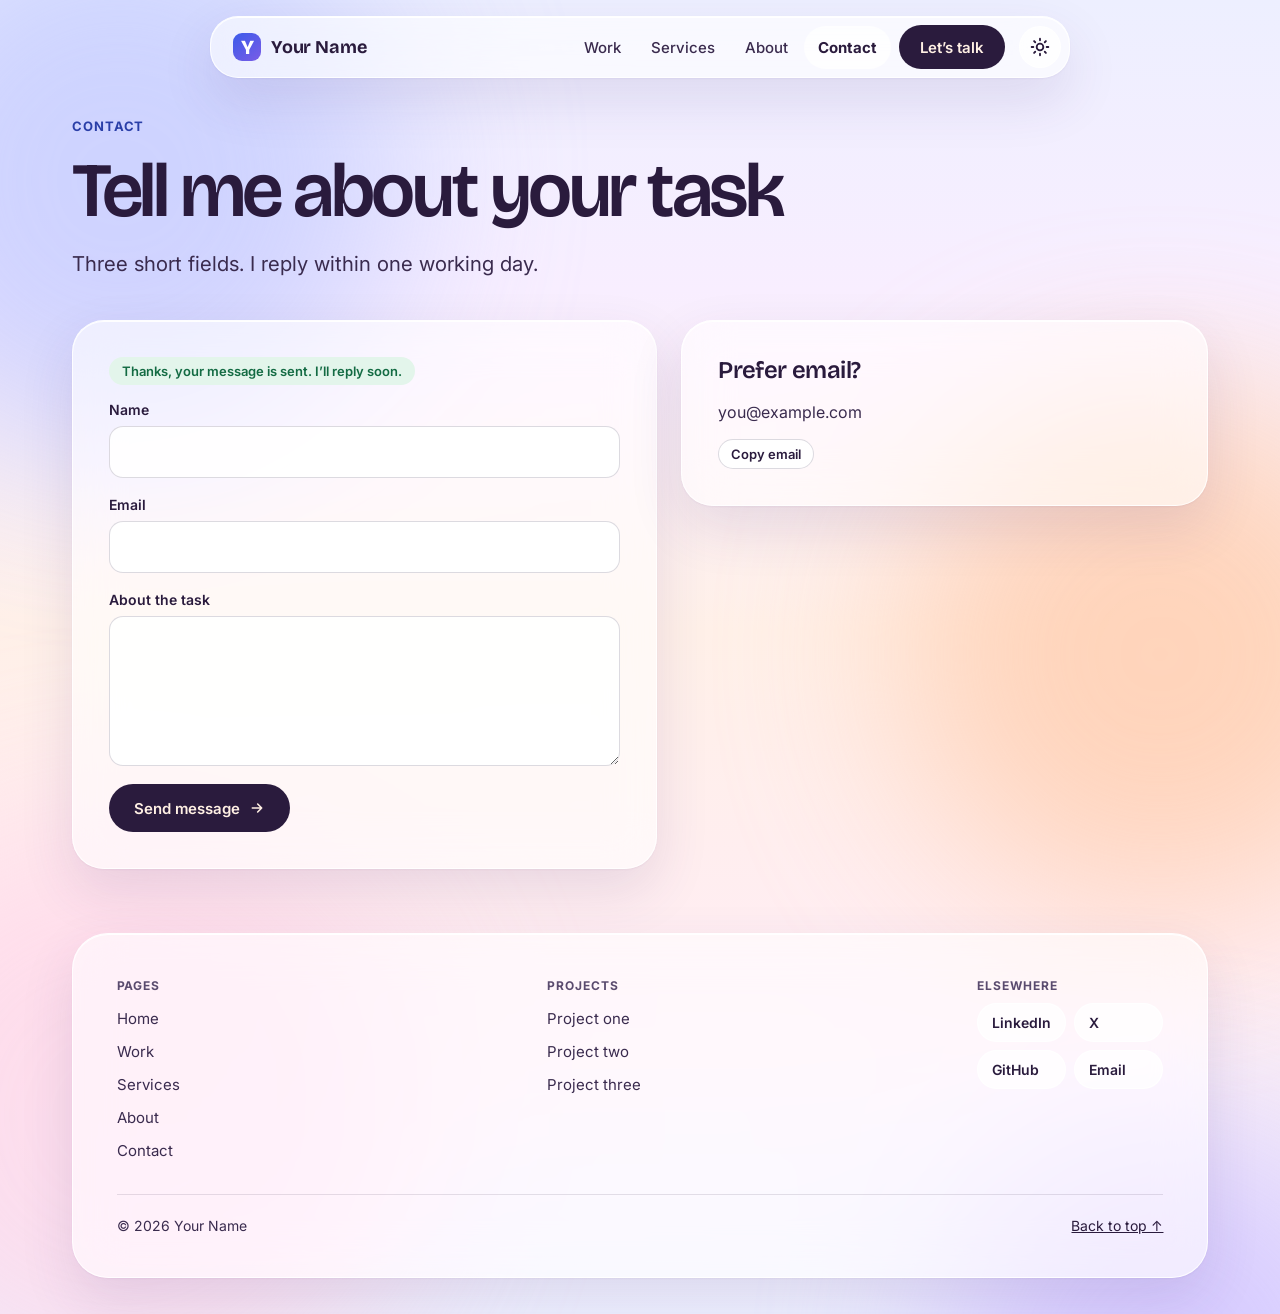
<file: contact.html>
<!DOCTYPE html>
<html lang="en">
<head>
<meta charset="utf-8"><script>try{var t=localStorage.getItem('theme')||(matchMedia('(prefers-color-scheme: dark)').matches?'dark':'light');document.documentElement.setAttribute('data-theme',t)}catch(e){}</script>
<meta name="viewport" content="width=device-width, initial-scale=1">
<title>Contact — Your role</title>
<meta name="description" content="One sentence about what you do and who you help.">
<link rel="icon" href="data:image/svg+xml,%3Csvg xmlns='http://www.w3.org/2000/svg' viewBox='0 0 32 32'%3E%3Crect width='32' height='32' rx='9' fill='%235B4FDB'/%3E%3Ctext x='16' y='23' font-size='20' font-weight='800' text-anchor='middle' fill='white' font-family='sans-serif'%3EY%3C/text%3E%3C/svg%3E">
<link rel="preconnect" href="https://fonts.googleapis.com"><link rel="preconnect" href="https://fonts.gstatic.com" crossorigin>
<link href="https://fonts.googleapis.com/css2?family=Bricolage+Grotesque:opsz,wght@12..96,400;12..96,500;12..96,600;12..96,700;12..96,800&family=Inter:wght@400;500;600;700&display=swap" rel="stylesheet">
<link rel="stylesheet" href="styles.css">
<meta name="theme-color" content="#EDEFFF">
<link rel="canonical" href="https://YOUR-USERNAME.github.io/">
<meta property="og:type" content="website"><meta property="og:site_name" content="Your Name"><meta property="og:title" content="Your Name — Your role"><meta property="og:description" content="One sentence about what you do and who you help."><meta property="og:image" content="https://YOUR-USERNAME.github.io/images/og-cover.png">
<meta name="twitter:card" content="summary_large_image">
<script type="application/ld+json">{"@context":"https://schema.org","@type":"Person","name":"Your Name","jobTitle":"Your role","url":"https://YOUR-USERNAME.github.io/","email":"mailto:you@example.com","sameAs":["https://github.com/YOUR-USERNAME","https://www.linkedin.com/in/YOUR-PROFILE"]}</script>
</head>
<body>
<a class="skip" href="#main">Skip to content</a><div class="progress" aria-hidden="true"></div>
<div class="page" id="top"><div class="blobs" aria-hidden="true"><div class="blob fa" style="width:560px;height:560px;left:-160px;top:-100px;background:#BFC8FF;filter:blur(90px);opacity:.7"></div><div class="blob fb" style="width:520px;height:520px;right:-140px;top:30%;background:#FFC9A8;filter:blur(90px);opacity:.7"></div><div class="blob fa" style="width:600px;height:600px;left:-180px;top:62%;background:#FFD6E8;filter:blur(90px);opacity:.7"></div><div class="blob fb" style="width:460px;height:460px;right:-120px;top:86%;background:#CDBBFF;filter:blur(90px);opacity:.7"></div></div>
<div class="wrap">
<nav class="nav glass" aria-label="Main"><a class="brand" href="index.html"><span class="brand-mark">Y</span><span class="brand-name">Your Name</span></a><div class="nav-right"><div class="nav-links"><a href="projects.html">Work</a><a href="services.html">Services</a><a href="about.html">About</a><a href="contact.html" aria-current="page">Contact</a></div><a class="btn btn-dark nav-cta" href="contact.html">Let’s talk</a></div><button class="theme-toggle" type="button" aria-pressed="false" aria-label="Switch to dark mode"><svg class="i-sun" width="20" height="20" viewBox="0 0 24 24" fill="none" stroke="currentColor" stroke-width="2.2" stroke-linecap="round" aria-hidden="true"><circle cx="12" cy="12" r="4"/><path d="M12 2v2M12 20v2M4.9 4.9l1.4 1.4M17.7 17.7l1.4 1.4M2 12h2M20 12h2M4.9 19.1l1.4-1.4M17.7 6.3l1.4-1.4"/></svg><svg class="i-moon" width="20" height="20" viewBox="0 0 24 24" fill="none" stroke="currentColor" stroke-width="2.2" stroke-linecap="round" stroke-linejoin="round" aria-hidden="true"><path d="M21 12.8A9 9 0 1 1 11.2 3a7 7 0 0 0 9.8 9.8z"/></svg></button><button class="nav-toggle" type="button" aria-expanded="false" aria-label="Open menu"><svg class="i-open" width="20" height="20" viewBox="0 0 24 24" fill="none" stroke="currentColor" stroke-width="2.2" stroke-linecap="round" aria-hidden="true"><path d="M4 7h16M4 12h16M4 17h16"/></svg><svg class="i-close" width="20" height="20" viewBox="0 0 24 24" fill="none" stroke="currentColor" stroke-width="2.2" stroke-linecap="round" aria-hidden="true"><path d="M6 6l12 12M18 6L6 18"/></svg></button></nav>
<main id="main" tabindex="-1">
<header class="case-head pop"><span class="eyebrow">Contact</span><h1 class="h1">Tell me about your task</h1><p class="lead" style="max-width:640px">Three short fields. I reply within one working day.</p></header>
<section class="sec" style="padding-top:40px"><div class="split">
<div class="glass card pad rv">
<p id="sent-note" class="pill pill-green" hidden style="margin-bottom:16px">Thanks, your message is sent. I’ll reply soon.</p>
<!-- EDIT: replace you@example.com with your email. FormSubmit asks you to confirm it once, on the first message.
     EDIT: replace YOUR-USERNAME in _next with your GitHub username. -->
<form action="https://formsubmit.co/you@example.com" method="POST" style="display:flex;flex-direction:column;gap:18px">
<input type="hidden" name="_subject" value="New message from your portfolio"><input type="hidden" name="_template" value="table"><input type="hidden" name="_next" value="https://YOUR-USERNAME.github.io/contact.html?sent=1"><input type="text" name="_honey" style="display:none" tabindex="-1" autocomplete="off">
<div class="field"><label for="name">Name</label><input id="name" name="name" type="text" required autocomplete="name"></div>
<div class="field"><label for="email">Email</label><input id="email" name="email" type="email" required autocomplete="email"></div>
<div class="field"><label for="task">About the task</label><textarea id="task" name="task" required></textarea></div>
<button class="btn btn-dark" type="submit" style="align-self:flex-start">Send message <svg class="arr" width="16" height="16" viewBox="0 0 24 24" fill="none" stroke="currentColor" stroke-width="2.4" stroke-linecap="round" stroke-linejoin="round" aria-hidden="true"><path d="M5 12h14M13 6l6 6-6 6"/></svg></button></form></div>
<div class="glass card pad rv" style="display:flex;flex-direction:column;gap:14px"><h2 class="h3">Prefer email?</h2><p class="body">you@example.com</p><button class="copy-btn" type="button" data-copy="you@example.com" style="align-self:flex-start"><span>Copy email</span></button></div></div></section>
</main>
<footer class="foot"><div class="foot-in glass"><div class="foot-cols">
<div class="foot-col"><span>Pages</span><a href="index.html">Home</a><a href="projects.html">Work</a><a href="services.html">Services</a><a href="about.html">About</a><a href="contact.html">Contact</a></div>
<div class="foot-col"><span>Projects</span><a href="case-study.html">Project one</a><a href="projects.html">Project two</a><a href="projects.html">Project three</a></div>
<div class="foot-col"><span>Elsewhere</span><div class="socials"><a href="#">LinkedIn</a><a href="#">X</a><a href="#">GitHub</a><a href="mailto:you@example.com">Email</a></div></div>
</div><div class="foot-bar"><span>© <span id="yr">2026</span> Your Name</span><a href="#top">Back to top ↑</a></div></div></footer>
</div></div>
<button class="to-top" type="button" aria-label="Back to top">↑</button>
<script src="script.js"></script>
<script>document.getElementById("yr").textContent=new Date().getFullYear();</script>
</body>
</html>
</file>
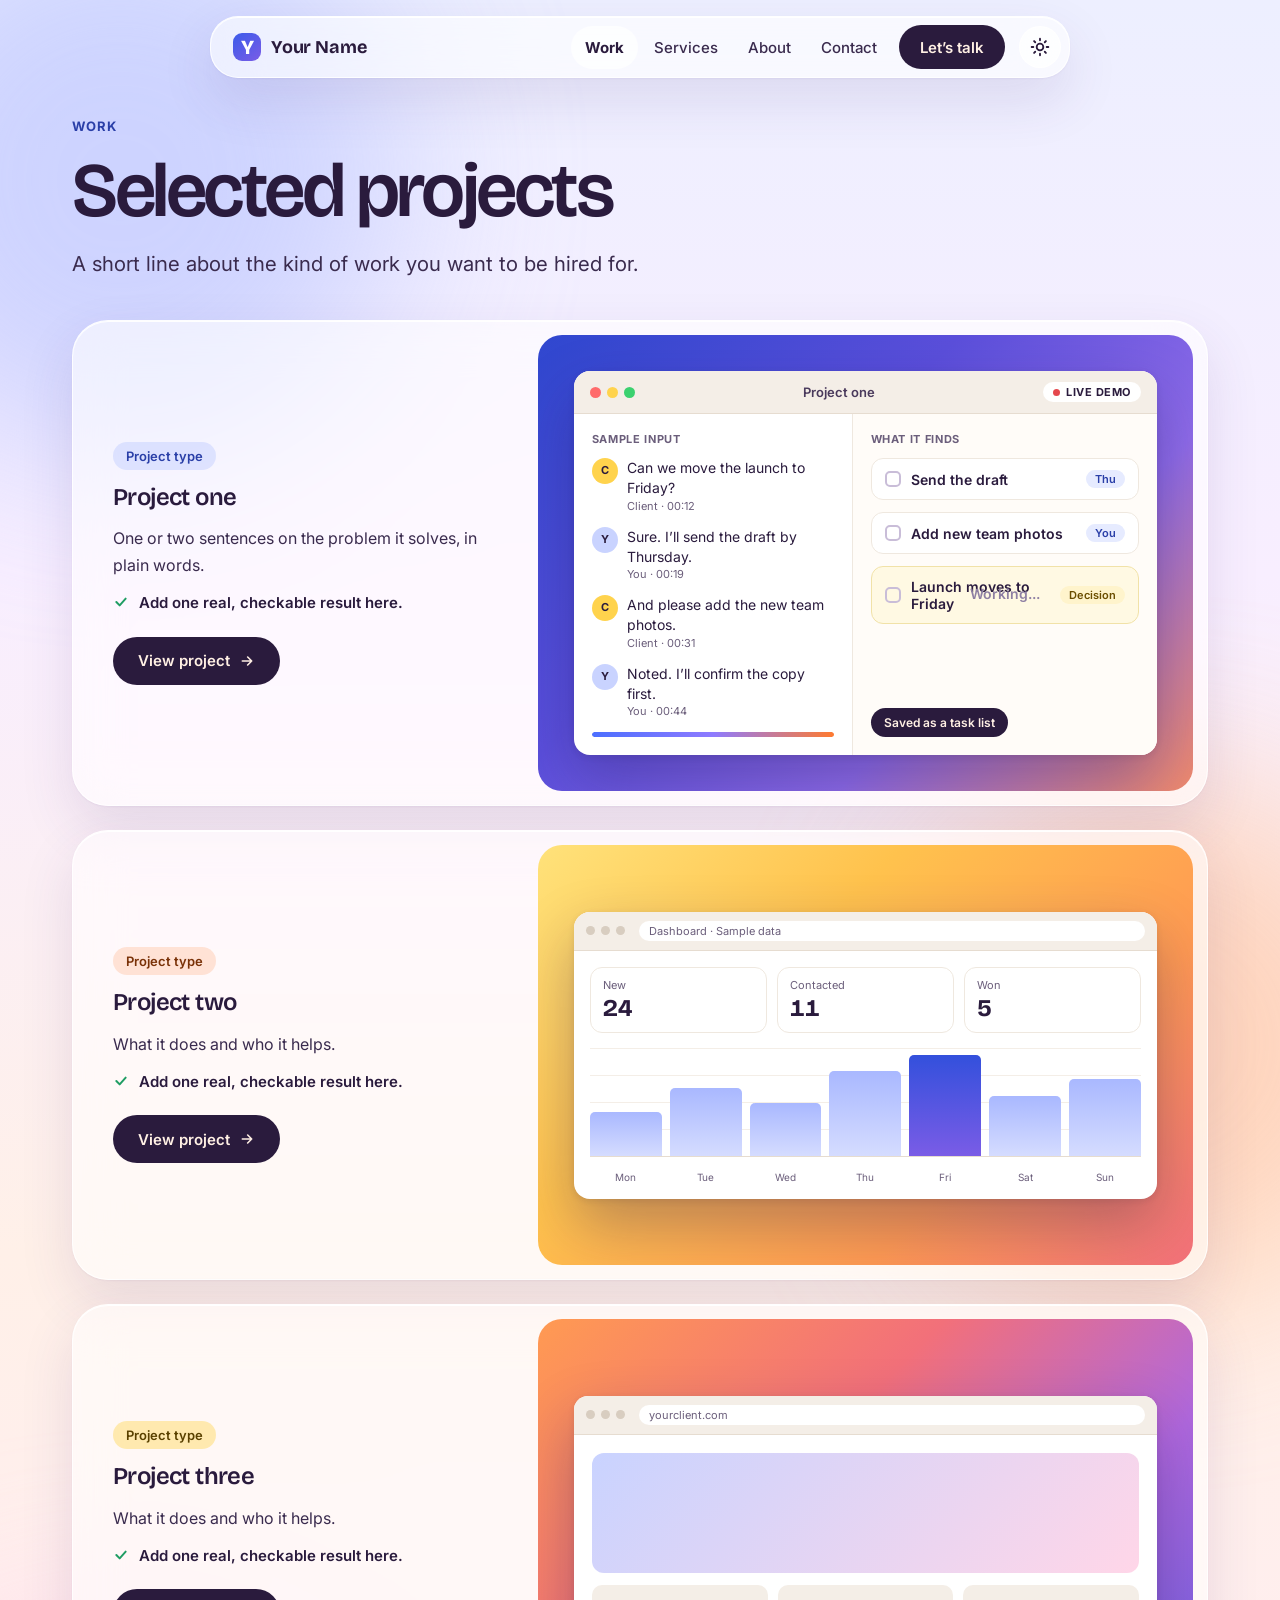
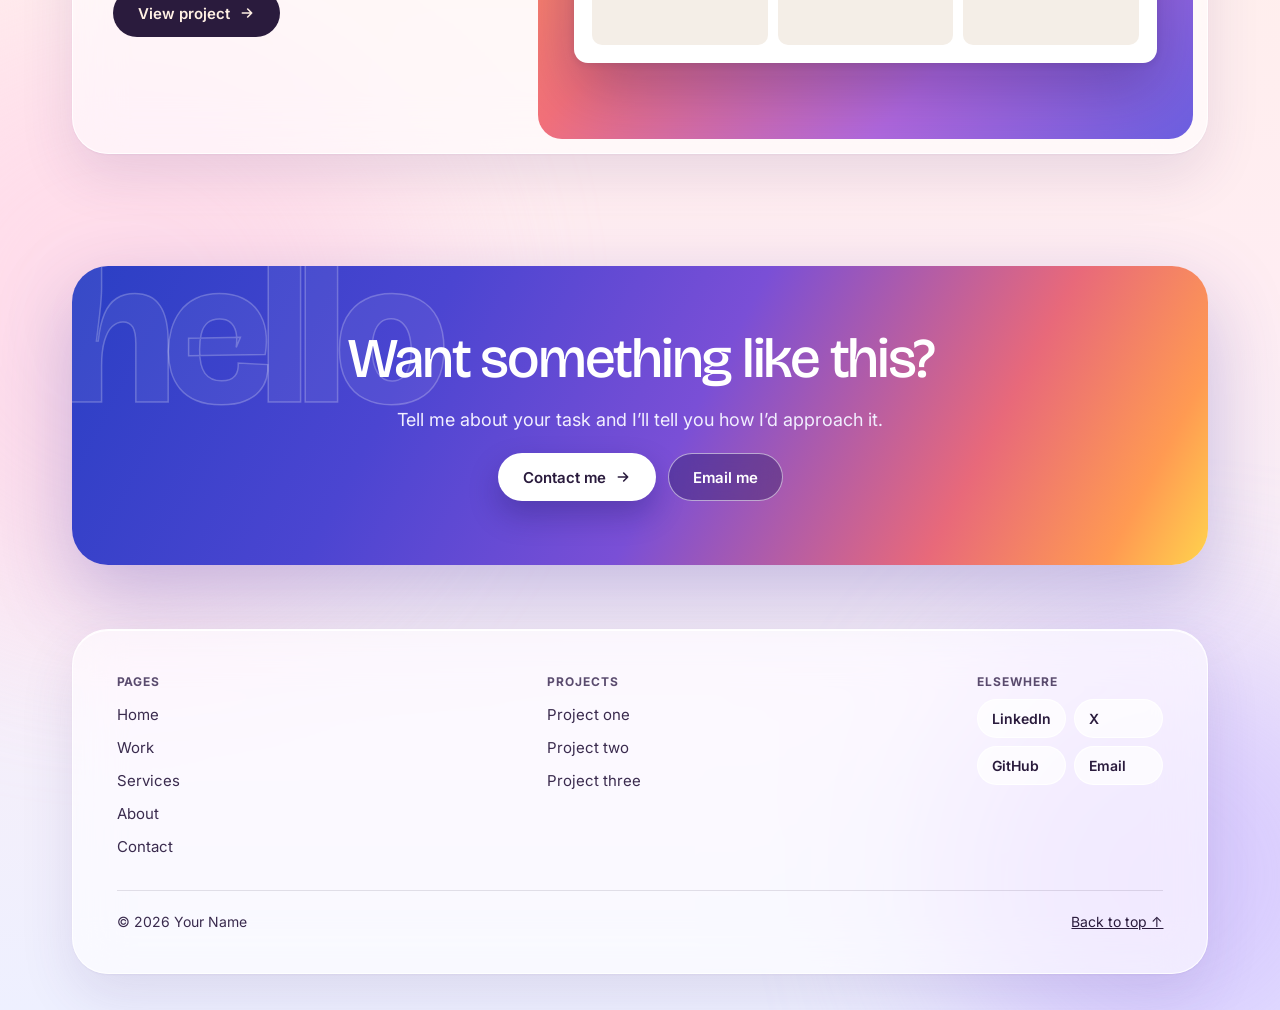
<file: projects.html>
<!DOCTYPE html>
<html lang="en">
<head>
<meta charset="utf-8"><script>try{var t=localStorage.getItem('theme')||(matchMedia('(prefers-color-scheme: dark)').matches?'dark':'light');document.documentElement.setAttribute('data-theme',t)}catch(e){}</script>
<meta name="viewport" content="width=device-width, initial-scale=1">
<title>Projects — Your role</title>
<meta name="description" content="One sentence about what you do and who you help.">
<link rel="icon" href="data:image/svg+xml,%3Csvg xmlns='http://www.w3.org/2000/svg' viewBox='0 0 32 32'%3E%3Crect width='32' height='32' rx='9' fill='%235B4FDB'/%3E%3Ctext x='16' y='23' font-size='20' font-weight='800' text-anchor='middle' fill='white' font-family='sans-serif'%3EY%3C/text%3E%3C/svg%3E">
<link rel="preconnect" href="https://fonts.googleapis.com"><link rel="preconnect" href="https://fonts.gstatic.com" crossorigin>
<link href="https://fonts.googleapis.com/css2?family=Bricolage+Grotesque:opsz,wght@12..96,400;12..96,500;12..96,600;12..96,700;12..96,800&family=Inter:wght@400;500;600;700&display=swap" rel="stylesheet">
<link rel="stylesheet" href="styles.css">
<meta name="theme-color" content="#EDEFFF">
<link rel="canonical" href="https://YOUR-USERNAME.github.io/">
<meta property="og:type" content="website"><meta property="og:site_name" content="Your Name"><meta property="og:title" content="Your Name — Your role"><meta property="og:description" content="One sentence about what you do and who you help."><meta property="og:image" content="https://YOUR-USERNAME.github.io/images/og-cover.png">
<meta name="twitter:card" content="summary_large_image">
<script type="application/ld+json">{"@context":"https://schema.org","@type":"Person","name":"Your Name","jobTitle":"Your role","url":"https://YOUR-USERNAME.github.io/","email":"mailto:you@example.com","sameAs":["https://github.com/YOUR-USERNAME","https://www.linkedin.com/in/YOUR-PROFILE"]}</script>
</head>
<body>
<a class="skip" href="#main">Skip to content</a><div class="progress" aria-hidden="true"></div>
<div class="page" id="top"><div class="blobs" aria-hidden="true"><div class="blob fa" style="width:560px;height:560px;left:-160px;top:-100px;background:#BFC8FF;filter:blur(90px);opacity:.7"></div><div class="blob fb" style="width:520px;height:520px;right:-140px;top:30%;background:#FFC9A8;filter:blur(90px);opacity:.7"></div><div class="blob fa" style="width:600px;height:600px;left:-180px;top:62%;background:#FFD6E8;filter:blur(90px);opacity:.7"></div><div class="blob fb" style="width:460px;height:460px;right:-120px;top:86%;background:#CDBBFF;filter:blur(90px);opacity:.7"></div></div>
<div class="wrap">
<nav class="nav glass" aria-label="Main"><a class="brand" href="index.html"><span class="brand-mark">Y</span><span class="brand-name">Your Name</span></a><div class="nav-right"><div class="nav-links"><a href="projects.html" aria-current="page">Work</a><a href="services.html">Services</a><a href="about.html">About</a><a href="contact.html">Contact</a></div><a class="btn btn-dark nav-cta" href="contact.html">Let’s talk</a></div><button class="theme-toggle" type="button" aria-pressed="false" aria-label="Switch to dark mode"><svg class="i-sun" width="20" height="20" viewBox="0 0 24 24" fill="none" stroke="currentColor" stroke-width="2.2" stroke-linecap="round" aria-hidden="true"><circle cx="12" cy="12" r="4"/><path d="M12 2v2M12 20v2M4.9 4.9l1.4 1.4M17.7 17.7l1.4 1.4M2 12h2M20 12h2M4.9 19.1l1.4-1.4M17.7 6.3l1.4-1.4"/></svg><svg class="i-moon" width="20" height="20" viewBox="0 0 24 24" fill="none" stroke="currentColor" stroke-width="2.2" stroke-linecap="round" stroke-linejoin="round" aria-hidden="true"><path d="M21 12.8A9 9 0 1 1 11.2 3a7 7 0 0 0 9.8 9.8z"/></svg></button><button class="nav-toggle" type="button" aria-expanded="false" aria-label="Open menu"><svg class="i-open" width="20" height="20" viewBox="0 0 24 24" fill="none" stroke="currentColor" stroke-width="2.2" stroke-linecap="round" aria-hidden="true"><path d="M4 7h16M4 12h16M4 17h16"/></svg><svg class="i-close" width="20" height="20" viewBox="0 0 24 24" fill="none" stroke="currentColor" stroke-width="2.2" stroke-linecap="round" aria-hidden="true"><path d="M6 6l12 12M18 6L6 18"/></svg></button></nav>
<main id="main" tabindex="-1">
<header class="case-head pop"><span class="eyebrow">Work</span><h1 class="h1">Selected projects</h1><p class="lead" style="max-width:640px">A short line about the kind of work you want to be hired for.</p></header>
<section class="sec" style="padding-top:40px"><div class="grid" style="gap:24px">
<article class="proj proj-wide glass tile rv"><div class="proj-visual g-blue"><div class="demo"><div class="demo-bar"><i style="background:#FF6B6B"></i><i style="background:#FFD34D"></i><i style="background:#3BD16F"></i><b>Project one</b><span class="demo-live">Live demo</span></div>
<div class="demo-body"><div class="demo-col"><span class="demo-h">Sample input</span>
<div class="line s1"><span class="av av-c">C</span><div>Can we move the launch to Friday?<span class="who">Client · 00:12</span></div></div>
<div class="line s2"><span class="av av-d">Y</span><div>Sure. I’ll send the draft by Thursday.<span class="who">You · 00:19</span></div></div>
<div class="line s3"><span class="av av-c">C</span><div>And please add the new team photos.<span class="who">Client · 00:31</span></div></div>
<div class="line s4"><span class="av av-d">Y</span><div>Noted. I’ll confirm the copy first.<span class="who">You · 00:44</span></div></div>
<div class="track"><span></span></div></div>
<div class="demo-col"><span class="wait">Working<i>.</i><i>.</i><i>.</i></span><span class="demo-h">What it finds</span>
<div class="out s5"><span class="chk"></span><span class="t">Send the draft</span><span class="chip chip-b">Thu</span></div>
<div class="out s6"><span class="chk"></span><span class="t">Add new team photos</span><span class="chip chip-b">You</span></div>
<div class="out out-dec s7"><span class="chk"></span><span class="t">Launch moves to Friday</span><span class="chip chip-y">Decision</span></div>
<div class="saved s8">Saved as a task list</div></div></div></div></div><div class="proj-copy"><span class="pill pill-blue">Project type</span><h3 class="h3">Project one</h3><p class="body">One or two sentences on the problem it solves, in plain words.</p><p class="result"><svg width="16" height="16" viewBox="0 0 24 24" fill="none" stroke="#1F9D63" stroke-width="3" stroke-linecap="round" stroke-linejoin="round" aria-hidden="true"><path d="M5 12l5 5 9-10"/></svg>Add one real, checkable result here.</p><a class="btn btn-dark" href="case-study.html">View project <svg class="arr" width="16" height="16" viewBox="0 0 24 24" fill="none" stroke="currentColor" stroke-width="2.4" stroke-linecap="round" stroke-linejoin="round" aria-hidden="true"><path d="M5 12h14M13 6l6 6-6 6"/></svg></a></div></article>
<article class="proj proj-wide glass tile rv"><div class="proj-visual g-warm"><div class="win dash"><div class="browser-bar"><i></i><i></i><i></i><span>Dashboard · Sample data</span></div><div class="dash-body"><div class="kpis"><div class="kpi"><span>New</span><b>24</b></div><div class="kpi"><span>Contacted</span><b>11</b></div><div class="kpi"><span>Won</span><b>5</b></div></div><div class="bars"><span class="" style="height:40%;animation-delay:0.00s"></span><span class="" style="height:62%;animation-delay:0.08s"></span><span class="" style="height:48%;animation-delay:0.16s"></span><span class="" style="height:78%;animation-delay:0.24s"></span><span class="hi" style="height:92%;animation-delay:0.32s"></span><span class="" style="height:55%;animation-delay:0.40s"></span><span class="" style="height:70%;animation-delay:0.48s"></span></div><div class="days"><span>Mon</span><span>Tue</span><span>Wed</span><span>Thu</span><span>Fri</span><span>Sat</span><span>Sun</span></div></div></div></div><div class="proj-copy"><span class="pill pill-orange">Project type</span><h3 class="h3">Project two</h3><p class="body">What it does and who it helps.</p><p class="result"><svg width="16" height="16" viewBox="0 0 24 24" fill="none" stroke="#1F9D63" stroke-width="3" stroke-linecap="round" stroke-linejoin="round" aria-hidden="true"><path d="M5 12l5 5 9-10"/></svg>Add one real, checkable result here.</p><a class="btn btn-dark" href="case-study.html">View project <svg class="arr" width="16" height="16" viewBox="0 0 24 24" fill="none" stroke="currentColor" stroke-width="2.4" stroke-linecap="round" stroke-linejoin="round" aria-hidden="true"><path d="M5 12h14M13 6l6 6-6 6"/></svg></a></div></article>
<article class="proj proj-wide glass tile rv"><div class="proj-visual g-sunset"><div class="browser win"><div class="browser-bar"><i></i><i></i><i></i><span>yourclient.com</span></div><div style="padding:18px;display:flex;flex-direction:column;gap:12px"><div style="height:120px;border-radius:12px;background:linear-gradient(135deg,#C9D3FF,#FFD6E8)"></div><div style="display:grid;grid-template-columns:repeat(3,1fr);gap:10px"><div style="height:60px;border-radius:10px;background:#F4EEE7"></div><div style="height:60px;border-radius:10px;background:#F4EEE7"></div><div style="height:60px;border-radius:10px;background:#F4EEE7"></div></div></div></div></div><div class="proj-copy"><span class="pill pill-yellow">Project type</span><h3 class="h3">Project three</h3><p class="body">What it does and who it helps.</p><p class="result"><svg width="16" height="16" viewBox="0 0 24 24" fill="none" stroke="#1F9D63" stroke-width="3" stroke-linecap="round" stroke-linejoin="round" aria-hidden="true"><path d="M5 12l5 5 9-10"/></svg>Add one real, checkable result here.</p><a class="btn btn-dark" href="case-study.html">View project <svg class="arr" width="16" height="16" viewBox="0 0 24 24" fill="none" stroke="currentColor" stroke-width="2.4" stroke-linecap="round" stroke-linejoin="round" aria-hidden="true"><path d="M5 12h14M13 6l6 6-6 6"/></svg></a></div></article>
</div></section><section class="sec"><div class="cta g-hero rv"><span class="ghost" style="left:-10px;top:-30px;font-size:200px" aria-hidden="true">hello</span><h2 class="h2" style="position:relative">Want something like this?</h2><p style="position:relative">Tell me about your task and I’ll tell you how I’d approach it.</p><div class="btns" style="position:relative;justify-content:center"><a class="btn btn-light" href="contact.html">Contact me <svg class="arr" width="16" height="16" viewBox="0 0 24 24" fill="none" stroke="currentColor" stroke-width="2.4" stroke-linecap="round" stroke-linejoin="round" aria-hidden="true"><path d="M5 12h14M13 6l6 6-6 6"/></svg></a><a class="btn btn-ondark" href="mailto:you@example.com">Email me</a></div></div></section>
</main>
<footer class="foot"><div class="foot-in glass"><div class="foot-cols">
<div class="foot-col"><span>Pages</span><a href="index.html">Home</a><a href="projects.html">Work</a><a href="services.html">Services</a><a href="about.html">About</a><a href="contact.html">Contact</a></div>
<div class="foot-col"><span>Projects</span><a href="case-study.html">Project one</a><a href="projects.html">Project two</a><a href="projects.html">Project three</a></div>
<div class="foot-col"><span>Elsewhere</span><div class="socials"><a href="#">LinkedIn</a><a href="#">X</a><a href="#">GitHub</a><a href="mailto:you@example.com">Email</a></div></div>
</div><div class="foot-bar"><span>© <span id="yr">2026</span> Your Name</span><a href="#top">Back to top ↑</a></div></div></footer>
</div></div>
<button class="to-top" type="button" aria-label="Back to top">↑</button>
<script src="script.js"></script>
<script>document.getElementById("yr").textContent=new Date().getFullYear();</script>
</body>
</html>
</file>
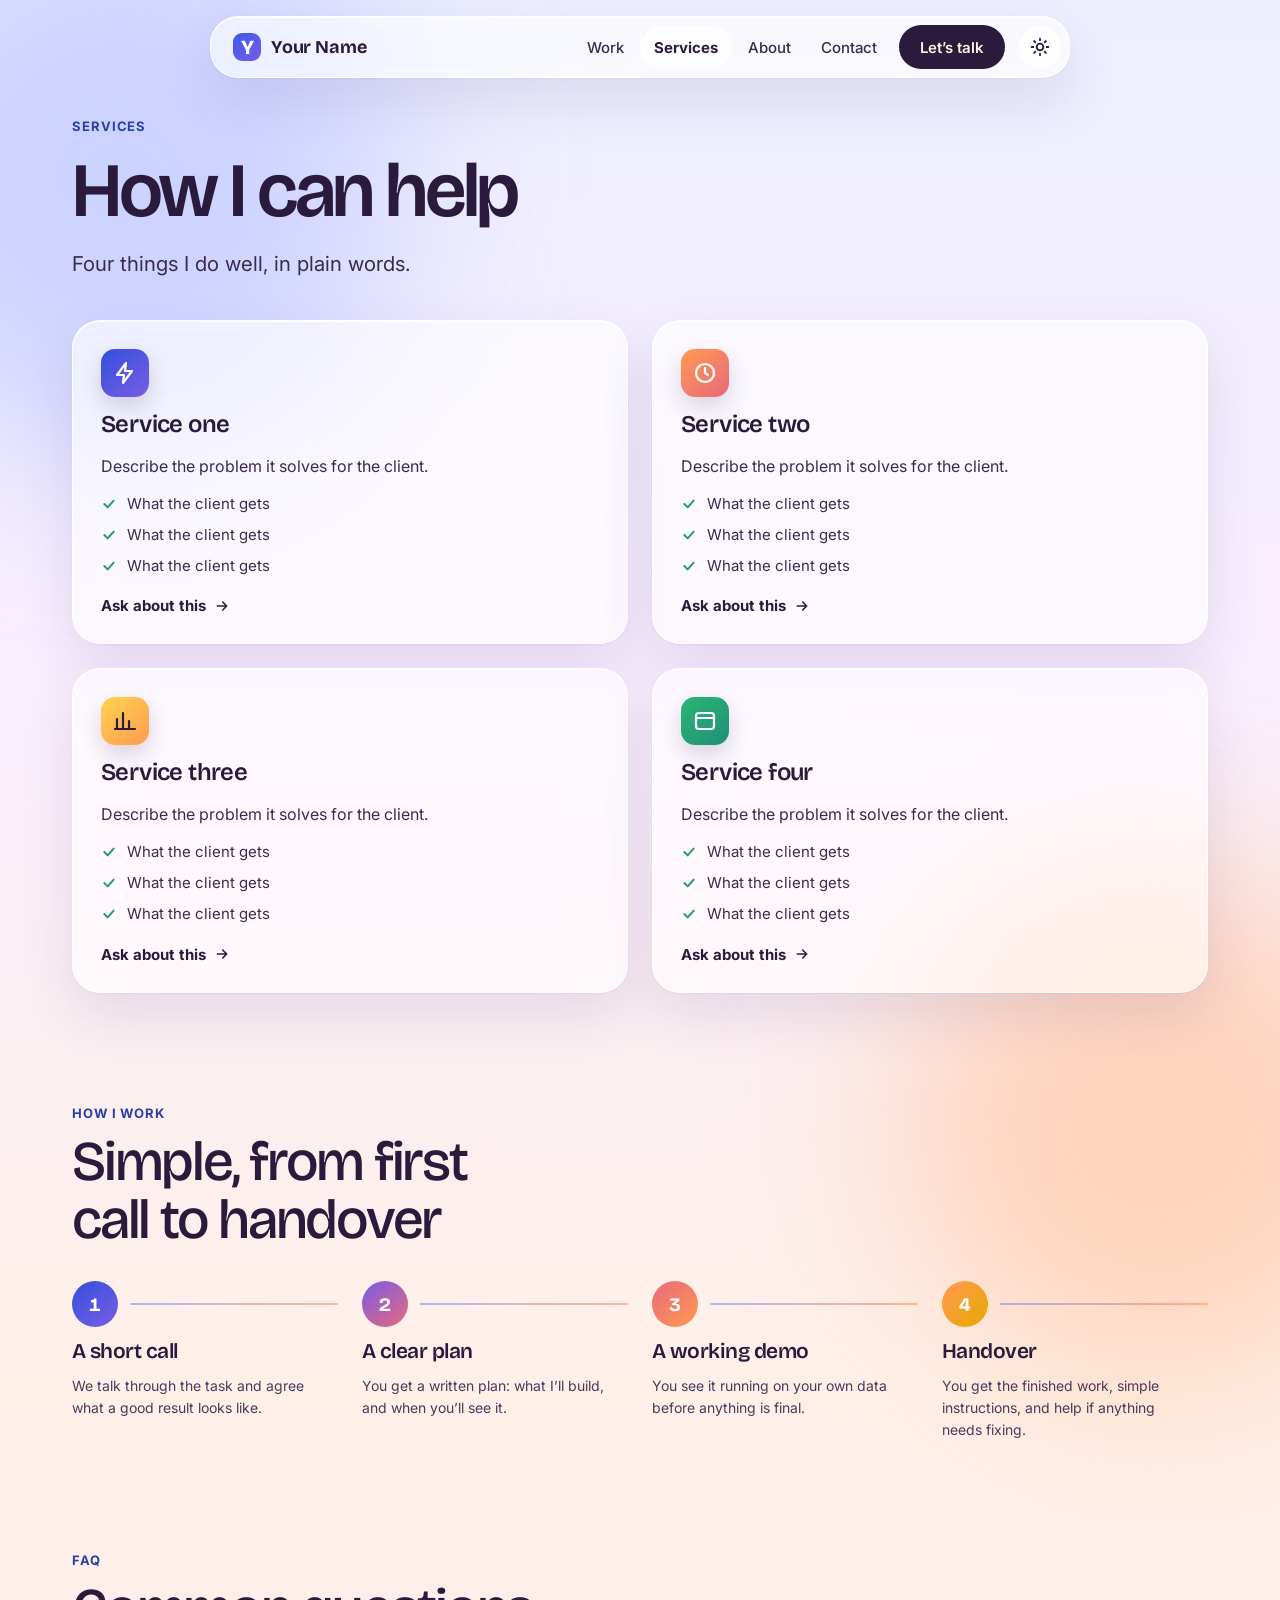
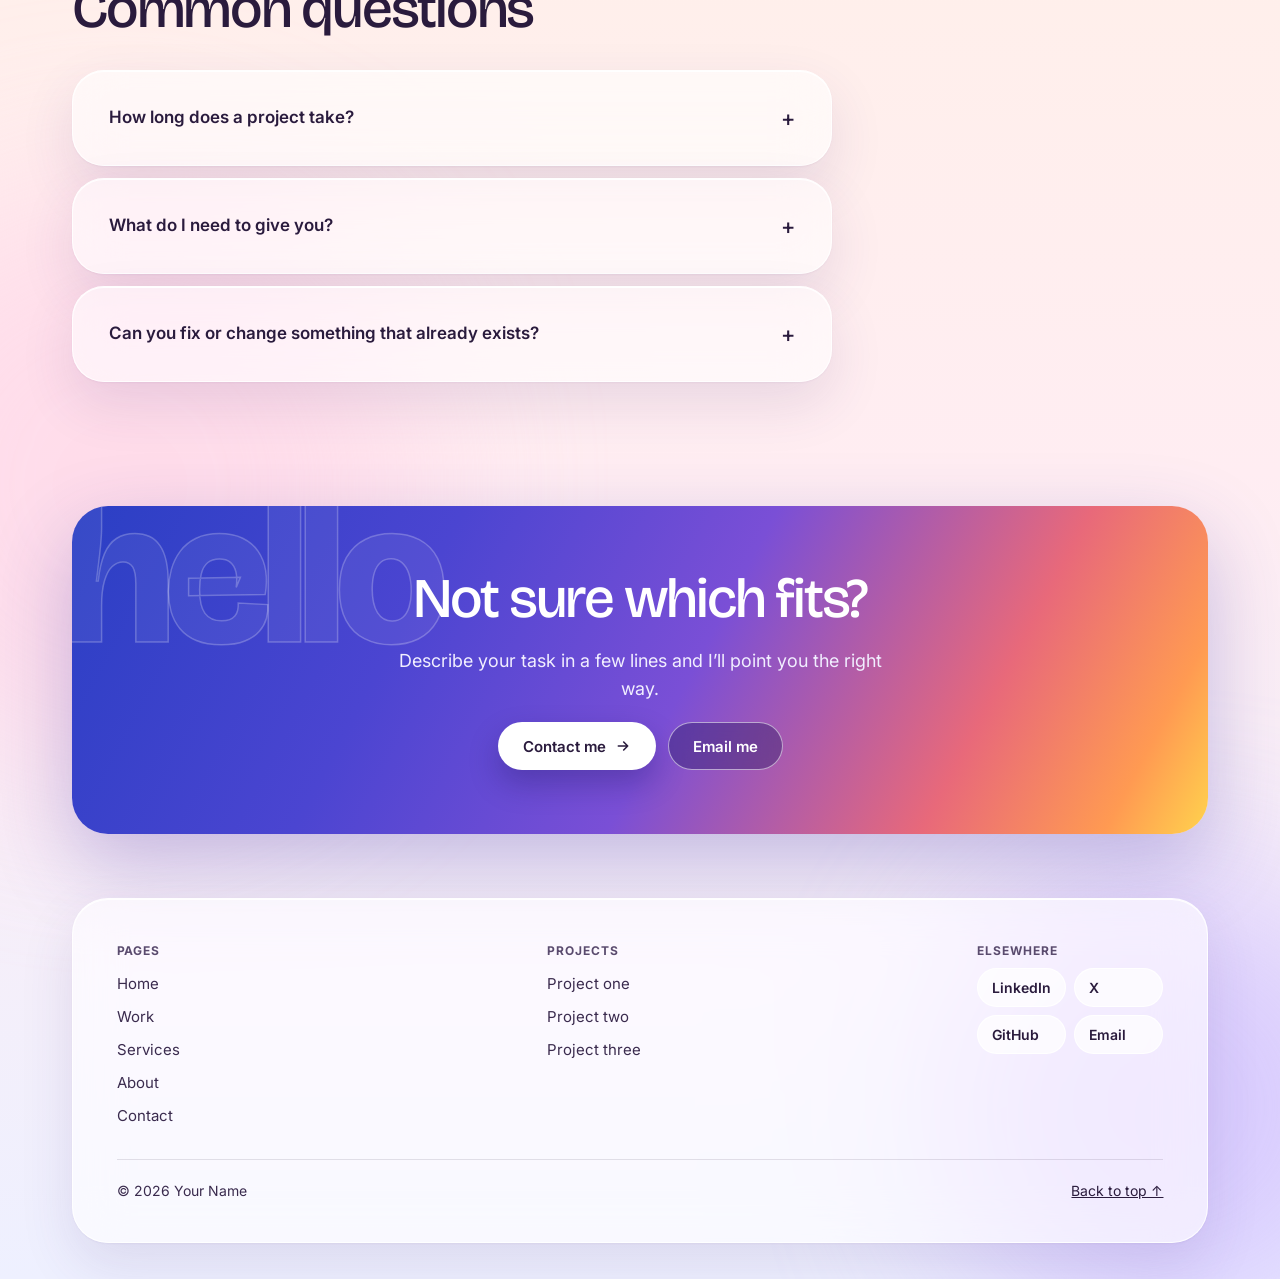
<file: services.html>
<!DOCTYPE html>
<html lang="en">
<head>
<meta charset="utf-8"><script>try{var t=localStorage.getItem('theme')||(matchMedia('(prefers-color-scheme: dark)').matches?'dark':'light');document.documentElement.setAttribute('data-theme',t)}catch(e){}</script>
<meta name="viewport" content="width=device-width, initial-scale=1">
<title>Services — Your role</title>
<meta name="description" content="One sentence about what you do and who you help.">
<link rel="icon" href="data:image/svg+xml,%3Csvg xmlns='http://www.w3.org/2000/svg' viewBox='0 0 32 32'%3E%3Crect width='32' height='32' rx='9' fill='%235B4FDB'/%3E%3Ctext x='16' y='23' font-size='20' font-weight='800' text-anchor='middle' fill='white' font-family='sans-serif'%3EY%3C/text%3E%3C/svg%3E">
<link rel="preconnect" href="https://fonts.googleapis.com"><link rel="preconnect" href="https://fonts.gstatic.com" crossorigin>
<link href="https://fonts.googleapis.com/css2?family=Bricolage+Grotesque:opsz,wght@12..96,400;12..96,500;12..96,600;12..96,700;12..96,800&family=Inter:wght@400;500;600;700&display=swap" rel="stylesheet">
<link rel="stylesheet" href="styles.css">
<meta name="theme-color" content="#EDEFFF">
<link rel="canonical" href="https://YOUR-USERNAME.github.io/">
<meta property="og:type" content="website"><meta property="og:site_name" content="Your Name"><meta property="og:title" content="Your Name — Your role"><meta property="og:description" content="One sentence about what you do and who you help."><meta property="og:image" content="https://YOUR-USERNAME.github.io/images/og-cover.png">
<meta name="twitter:card" content="summary_large_image">
<script type="application/ld+json">{"@context":"https://schema.org","@type":"Person","name":"Your Name","jobTitle":"Your role","url":"https://YOUR-USERNAME.github.io/","email":"mailto:you@example.com","sameAs":["https://github.com/YOUR-USERNAME","https://www.linkedin.com/in/YOUR-PROFILE"]}</script>
</head>
<body>
<a class="skip" href="#main">Skip to content</a><div class="progress" aria-hidden="true"></div>
<div class="page" id="top"><div class="blobs" aria-hidden="true"><div class="blob fa" style="width:560px;height:560px;left:-160px;top:-100px;background:#BFC8FF;filter:blur(90px);opacity:.7"></div><div class="blob fb" style="width:520px;height:520px;right:-140px;top:30%;background:#FFC9A8;filter:blur(90px);opacity:.7"></div><div class="blob fa" style="width:600px;height:600px;left:-180px;top:62%;background:#FFD6E8;filter:blur(90px);opacity:.7"></div><div class="blob fb" style="width:460px;height:460px;right:-120px;top:86%;background:#CDBBFF;filter:blur(90px);opacity:.7"></div></div>
<div class="wrap">
<nav class="nav glass" aria-label="Main"><a class="brand" href="index.html"><span class="brand-mark">Y</span><span class="brand-name">Your Name</span></a><div class="nav-right"><div class="nav-links"><a href="projects.html">Work</a><a href="services.html" aria-current="page">Services</a><a href="about.html">About</a><a href="contact.html">Contact</a></div><a class="btn btn-dark nav-cta" href="contact.html">Let’s talk</a></div><button class="theme-toggle" type="button" aria-pressed="false" aria-label="Switch to dark mode"><svg class="i-sun" width="20" height="20" viewBox="0 0 24 24" fill="none" stroke="currentColor" stroke-width="2.2" stroke-linecap="round" aria-hidden="true"><circle cx="12" cy="12" r="4"/><path d="M12 2v2M12 20v2M4.9 4.9l1.4 1.4M17.7 17.7l1.4 1.4M2 12h2M20 12h2M4.9 19.1l1.4-1.4M17.7 6.3l1.4-1.4"/></svg><svg class="i-moon" width="20" height="20" viewBox="0 0 24 24" fill="none" stroke="currentColor" stroke-width="2.2" stroke-linecap="round" stroke-linejoin="round" aria-hidden="true"><path d="M21 12.8A9 9 0 1 1 11.2 3a7 7 0 0 0 9.8 9.8z"/></svg></button><button class="nav-toggle" type="button" aria-expanded="false" aria-label="Open menu"><svg class="i-open" width="20" height="20" viewBox="0 0 24 24" fill="none" stroke="currentColor" stroke-width="2.2" stroke-linecap="round" aria-hidden="true"><path d="M4 7h16M4 12h16M4 17h16"/></svg><svg class="i-close" width="20" height="20" viewBox="0 0 24 24" fill="none" stroke="currentColor" stroke-width="2.2" stroke-linecap="round" aria-hidden="true"><path d="M6 6l12 12M18 6L6 18"/></svg></button></nav>
<main id="main" tabindex="-1">
<header class="case-head pop"><span class="eyebrow">Services</span><h1 class="h1">How I can help</h1><p class="lead" style="max-width:640px">Four things I do well, in plain words.</p></header>
<section class="sec" style="padding-top:40px"><div class="grid g2" data-svc style="gap:24px">
<div class="svc glass tile rv" id="one"><span class="svc-icon i-blue"><svg width="24" height="24" viewBox="0 0 24 24" fill="none" stroke="currentColor" stroke-width="2.2" stroke-linecap="round" stroke-linejoin="round" aria-hidden="true"><path d="M13 2L4 14h7l-1 8 9-12h-7z"/></svg></span><h3 class="h3">Service one</h3><p class="body">Describe the problem it solves for the client.</p><ul><li><svg width="16" height="16" viewBox="0 0 24 24" fill="none" stroke="#1F9D63" stroke-width="3" stroke-linecap="round" stroke-linejoin="round" aria-hidden="true"><path d="M5 12l5 5 9-10"/></svg><span>What the client gets</span></li><li><svg width="16" height="16" viewBox="0 0 24 24" fill="none" stroke="#1F9D63" stroke-width="3" stroke-linecap="round" stroke-linejoin="round" aria-hidden="true"><path d="M5 12l5 5 9-10"/></svg><span>What the client gets</span></li><li><svg width="16" height="16" viewBox="0 0 24 24" fill="none" stroke="#1F9D63" stroke-width="3" stroke-linecap="round" stroke-linejoin="round" aria-hidden="true"><path d="M5 12l5 5 9-10"/></svg><span>What the client gets</span></li></ul><a class="link" href="contact.html?service=Service one">Ask about this <svg class="arr" width="16" height="16" viewBox="0 0 24 24" fill="none" stroke="currentColor" stroke-width="2.4" stroke-linecap="round" stroke-linejoin="round" aria-hidden="true"><path d="M5 12h14M13 6l6 6-6 6"/></svg></a></div>
<div class="svc glass tile rv" id="two"><span class="svc-icon i-orange"><svg width="24" height="24" viewBox="0 0 24 24" fill="none" stroke="currentColor" stroke-width="2.2" stroke-linecap="round" stroke-linejoin="round" aria-hidden="true"><circle cx="12" cy="12" r="9"/><path d="M12 7v5l3 2"/></svg></span><h3 class="h3">Service two</h3><p class="body">Describe the problem it solves for the client.</p><ul><li><svg width="16" height="16" viewBox="0 0 24 24" fill="none" stroke="#1F9D63" stroke-width="3" stroke-linecap="round" stroke-linejoin="round" aria-hidden="true"><path d="M5 12l5 5 9-10"/></svg><span>What the client gets</span></li><li><svg width="16" height="16" viewBox="0 0 24 24" fill="none" stroke="#1F9D63" stroke-width="3" stroke-linecap="round" stroke-linejoin="round" aria-hidden="true"><path d="M5 12l5 5 9-10"/></svg><span>What the client gets</span></li><li><svg width="16" height="16" viewBox="0 0 24 24" fill="none" stroke="#1F9D63" stroke-width="3" stroke-linecap="round" stroke-linejoin="round" aria-hidden="true"><path d="M5 12l5 5 9-10"/></svg><span>What the client gets</span></li></ul><a class="link" href="contact.html?service=Service two">Ask about this <svg class="arr" width="16" height="16" viewBox="0 0 24 24" fill="none" stroke="currentColor" stroke-width="2.4" stroke-linecap="round" stroke-linejoin="round" aria-hidden="true"><path d="M5 12h14M13 6l6 6-6 6"/></svg></a></div>
<div class="svc glass tile rv" id="three"><span class="svc-icon i-yellow"><svg width="24" height="24" viewBox="0 0 24 24" fill="none" stroke="currentColor" stroke-width="2.2" stroke-linecap="round" stroke-linejoin="round" aria-hidden="true"><path d="M4 20V10M10 20V4M16 20v-8M22 20H2"/></svg></span><h3 class="h3">Service three</h3><p class="body">Describe the problem it solves for the client.</p><ul><li><svg width="16" height="16" viewBox="0 0 24 24" fill="none" stroke="#1F9D63" stroke-width="3" stroke-linecap="round" stroke-linejoin="round" aria-hidden="true"><path d="M5 12l5 5 9-10"/></svg><span>What the client gets</span></li><li><svg width="16" height="16" viewBox="0 0 24 24" fill="none" stroke="#1F9D63" stroke-width="3" stroke-linecap="round" stroke-linejoin="round" aria-hidden="true"><path d="M5 12l5 5 9-10"/></svg><span>What the client gets</span></li><li><svg width="16" height="16" viewBox="0 0 24 24" fill="none" stroke="#1F9D63" stroke-width="3" stroke-linecap="round" stroke-linejoin="round" aria-hidden="true"><path d="M5 12l5 5 9-10"/></svg><span>What the client gets</span></li></ul><a class="link" href="contact.html?service=Service three">Ask about this <svg class="arr" width="16" height="16" viewBox="0 0 24 24" fill="none" stroke="currentColor" stroke-width="2.4" stroke-linecap="round" stroke-linejoin="round" aria-hidden="true"><path d="M5 12h14M13 6l6 6-6 6"/></svg></a></div>
<div class="svc glass tile rv" id="four"><span class="svc-icon i-green"><svg width="24" height="24" viewBox="0 0 24 24" fill="none" stroke="currentColor" stroke-width="2.2" stroke-linecap="round" stroke-linejoin="round" aria-hidden="true"><rect x="3" y="4" width="18" height="16" rx="3"/><path d="M3 9h18"/></svg></span><h3 class="h3">Service four</h3><p class="body">Describe the problem it solves for the client.</p><ul><li><svg width="16" height="16" viewBox="0 0 24 24" fill="none" stroke="#1F9D63" stroke-width="3" stroke-linecap="round" stroke-linejoin="round" aria-hidden="true"><path d="M5 12l5 5 9-10"/></svg><span>What the client gets</span></li><li><svg width="16" height="16" viewBox="0 0 24 24" fill="none" stroke="#1F9D63" stroke-width="3" stroke-linecap="round" stroke-linejoin="round" aria-hidden="true"><path d="M5 12l5 5 9-10"/></svg><span>What the client gets</span></li><li><svg width="16" height="16" viewBox="0 0 24 24" fill="none" stroke="#1F9D63" stroke-width="3" stroke-linecap="round" stroke-linejoin="round" aria-hidden="true"><path d="M5 12l5 5 9-10"/></svg><span>What the client gets</span></li></ul><a class="link" href="contact.html?service=Service four">Ask about this <svg class="arr" width="16" height="16" viewBox="0 0 24 24" fill="none" stroke="currentColor" stroke-width="2.4" stroke-linecap="round" stroke-linejoin="round" aria-hidden="true"><path d="M5 12h14M13 6l6 6-6 6"/></svg></a></div>
</div></section>
<section class="sec"><div class="sec-head rv"><div><span class="eyebrow">How I work</span><h2 class="h2">Simple, from first call to handover</h2></div></div><div class="steps"><div class="step rv"><div class="step-n"><b style="background:linear-gradient(140deg,#3350DC,#7A5CE6)">1</b><i></i></div><h3 class="h3" style="font-size:21px">A short call</h3><p class="small">We talk through the task and agree what a good result looks like.</p></div><div class="step rv"><div class="step-n"><b style="background:linear-gradient(140deg,#7A5CE6,#E8697A)">2</b><i></i></div><h3 class="h3" style="font-size:21px">A clear plan</h3><p class="small">You get a written plan: what I’ll build, and when you’ll see it.</p></div><div class="step rv"><div class="step-n"><b style="background:linear-gradient(140deg,#E8697A,#FF9A52)">3</b><i></i></div><h3 class="h3" style="font-size:21px">A working demo</h3><p class="small">You see it running on your own data before anything is final.</p></div><div class="step rv"><div class="step-n"><b style="background:linear-gradient(140deg,#FF9A52,#E8A800)">4</b><i></i></div><h3 class="h3" style="font-size:21px">Handover</h3><p class="small">You get the finished work, simple instructions, and help if anything needs fixing.</p></div></div></section>
<section class="sec"><div class="sec-head rv"><div><span class="eyebrow">FAQ</span><h2 class="h2">Common questions</h2></div></div><div style="max-width:760px"><details class="glass card pad" style="margin-bottom:12px"><summary style="cursor:pointer;font-weight:600;font-size:17px">How long does a project take?</summary><p class="body" style="margin-top:12px">Write your honest typical range here.</p></details><details class="glass card pad" style="margin-bottom:12px"><summary style="cursor:pointer;font-weight:600;font-size:17px">What do I need to give you?</summary><p class="body" style="margin-top:12px">Say what you need from a client to start: access, examples, sample data.</p></details><details class="glass card pad" style="margin-bottom:12px"><summary style="cursor:pointer;font-weight:600;font-size:17px">Can you fix or change something that already exists?</summary><p class="body" style="margin-top:12px">Say yes or no, and what kinds of things you can take over.</p></details></div></section>
<section class="sec"><div class="cta g-hero rv"><span class="ghost" style="left:-10px;top:-30px;font-size:200px" aria-hidden="true">hello</span><h2 class="h2" style="position:relative">Not sure which fits?</h2><p style="position:relative">Describe your task in a few lines and I’ll point you the right way.</p><div class="btns" style="position:relative;justify-content:center"><a class="btn btn-light" href="contact.html">Contact me <svg class="arr" width="16" height="16" viewBox="0 0 24 24" fill="none" stroke="currentColor" stroke-width="2.4" stroke-linecap="round" stroke-linejoin="round" aria-hidden="true"><path d="M5 12h14M13 6l6 6-6 6"/></svg></a><a class="btn btn-ondark" href="mailto:you@example.com">Email me</a></div></div></section>
</main>
<footer class="foot"><div class="foot-in glass"><div class="foot-cols">
<div class="foot-col"><span>Pages</span><a href="index.html">Home</a><a href="projects.html">Work</a><a href="services.html">Services</a><a href="about.html">About</a><a href="contact.html">Contact</a></div>
<div class="foot-col"><span>Projects</span><a href="case-study.html">Project one</a><a href="projects.html">Project two</a><a href="projects.html">Project three</a></div>
<div class="foot-col"><span>Elsewhere</span><div class="socials"><a href="#">LinkedIn</a><a href="#">X</a><a href="#">GitHub</a><a href="mailto:you@example.com">Email</a></div></div>
</div><div class="foot-bar"><span>© <span id="yr">2026</span> Your Name</span><a href="#top">Back to top ↑</a></div></div></footer>
</div></div>
<button class="to-top" type="button" aria-label="Back to top">↑</button>
<script src="script.js"></script>
<script>document.getElementById("yr").textContent=new Date().getFullYear();</script>
</body>
</html>
</file>
<file: styles.css>
/* Glass Bento Portfolio Template. Glass design system.
   Primitives (.glass .frost .orb .blob) carry the look; the component classes
   below keep every page laid out the same way. */

*,*::before,*::after{box-sizing:border-box}
html{scroll-behavior:smooth}
body{margin:0;background:#F6F0FF;color:#2A1B3D;font-family:Inter,system-ui,sans-serif;-webkit-font-smoothing:antialiased}
h1,h2,h3{font-family:'Bricolage Grotesque',system-ui,sans-serif;margin:0;color:#2A1B3D}
p{margin:0}
img,svg{max-width:100%}
img{display:block}
a{color:#2A1B3D}a:hover{color:#3350DC}
button{font-family:inherit}
::selection{background:#FFD34D;color:#2A1B3D}
a:focus-visible,button:focus-visible,input:focus-visible,select:focus-visible,textarea:focus-visible{outline:3px solid #3350DC;outline-offset:3px;border-radius:8px}

/* ---------- primitives ---------- */
.glass{background:rgba(255,255,255,.62);-webkit-backdrop-filter:blur(24px) saturate(1.5);backdrop-filter:blur(24px) saturate(1.5);border:1px solid rgba(255,255,255,.85);box-shadow:inset 0 1px 0 rgba(255,255,255,.95),0 1px 2px rgba(74,48,120,.05),0 22px 54px rgba(74,48,120,.12)}
.frost{background:rgba(255,255,255,.88);-webkit-backdrop-filter:blur(18px) saturate(1.4);backdrop-filter:blur(18px) saturate(1.4);border:1px solid rgba(255,255,255,.95);box-shadow:inset 0 1px 0 #fff,0 18px 44px rgba(30,20,90,.26)}
.orb{display:block;border-radius:50%;background-image:radial-gradient(circle at 32% 26%,rgba(255,255,255,.98) 0,rgba(255,255,255,.9) 5%,rgba(255,255,255,.3) 20%,rgba(255,255,255,.06) 52%,rgba(255,255,255,.22) 78%,rgba(255,255,255,.55) 100%);box-shadow:inset 0 -10px 24px rgba(255,255,255,.4),inset 0 0 0 1px rgba(255,255,255,.6),0 18px 36px rgba(40,24,100,.22);-webkit-backdrop-filter:blur(3px);backdrop-filter:blur(3px)}
.blob{position:absolute;border-radius:50%;pointer-events:none}
.win{background:#fff;border-radius:16px;overflow:hidden;box-shadow:0 2px 6px rgba(42,27,61,.10),0 26px 60px rgba(30,20,90,.30)}

/* ---------- page shell ---------- */
.page{position:relative;overflow-x:clip;background:linear-gradient(180deg,#EDEFFF 0%,#F8EEFF 22%,#FFF0E8 48%,#FFEDF2 72%,#EEF0FF 100%)}
.blobs{position:absolute;inset:0;overflow:hidden;pointer-events:none}
.wrap{position:relative;z-index:1;max-width:1200px;margin:0 auto;padding:16px clamp(16px,3vw,32px) 0;display:flex;flex-direction:column}
.sec{padding-top:clamp(72px,9vw,112px)}
.sec-head{display:flex;flex-wrap:wrap;align-items:flex-end;justify-content:space-between;gap:16px 32px;margin-bottom:32px}
.sec-head>div{display:flex;flex-direction:column;gap:12px;max-width:720px}

/* ---------- type ---------- */
.eyebrow{display:inline-flex;align-items:center;gap:8px;font-size:13px;font-weight:700;letter-spacing:.07em;text-transform:uppercase;color:#2A3FA8}
.eyebrow.light{color:#FFE27A}
.h1{font-size:clamp(44px,6vw,84px);line-height:1.02;letter-spacing:-.045em;font-weight:600}
.h2{font-size:clamp(34px,4.4vw,56px);line-height:1.04;letter-spacing:-.04em;font-weight:500}
.h3{font-size:24px;line-height:1.15;letter-spacing:-.025em;font-weight:600}
.lead{font-size:clamp(18px,1.6vw,21px);line-height:1.55;color:#3A2B4E}
.body{font-size:16px;line-height:1.65;color:#3A2B4E}
.small{font-size:14px;line-height:1.55;color:#4A3A5C}
.grad-text{background:linear-gradient(90deg,#FFE27A,#FFB98A);-webkit-background-clip:text;background-clip:text;color:transparent}

/* ---------- buttons, pills, tags ---------- */
.btn{display:inline-flex;align-items:center;justify-content:center;gap:9px;min-height:48px;padding:13px 24px;border-radius:999px;font-weight:600;font-size:15px;text-decoration:none;border:1px solid transparent;cursor:pointer;transition:translate .2s ease,box-shadow .2s ease}
.btn:hover{translate:0 -2px}
.btn-dark{background:#2A1B3D;color:#FFF0E4}.btn-dark:hover{color:#fff}
.btn-light{background:#fff;color:#2A1B3D;box-shadow:0 14px 30px rgba(20,16,80,.28)}.btn-light:hover{color:#2A1B3D}
.btn-glass{background:rgba(255,255,255,.75);border-color:rgba(255,255,255,.95);color:#2A1B3D}.btn-glass:hover{color:#2A1B3D}
.btn-ondark{background:rgba(30,22,90,.36);-webkit-backdrop-filter:blur(14px);backdrop-filter:blur(14px);border-color:rgba(255,255,255,.55);color:#fff}.btn-ondark:hover{color:#fff}
.arr{transition:translate .25s ease}
.btn:hover .arr,.link:hover .arr{translate:4px 0}
.btns{display:flex;flex-wrap:wrap;gap:12px}
.link{display:inline-flex;align-items:center;gap:8px;font-weight:700;font-size:15px;text-decoration:none;color:#2A1B3D}
.pill{display:inline-flex;align-items:center;gap:8px;align-self:flex-start;padding:6px 13px;border-radius:999px;font-size:13px;font-weight:600}
.pill-blue{background:rgba(76,111,255,.14);color:#2A3FA8}
.pill-yellow{background:rgba(255,211,77,.42);color:#5A4100}
.pill-orange{background:rgba(255,122,47,.18);color:#7A3208}
.pill-green{background:#E3F5EB;color:#136B43}
.dot{width:9px;height:9px;border-radius:50%;background:#1F9D63;animation:pulse 1.8s ease-out infinite}
.tags{display:flex;flex-wrap:wrap;gap:6px}
.tag{padding:5px 11px;border-radius:999px;background:rgba(255,255,255,.78);border:1px solid rgba(255,255,255,.95);font-size:13px;font-weight:500;color:#2A1B3D}

/* ---------- nav ---------- */
.nav{position:sticky;top:12px;z-index:20;align-self:center;width:100%;max-width:860px;border-radius:28px;padding:8px 8px 8px 22px;display:flex;align-items:center;justify-content:space-between;gap:8px;flex-wrap:wrap}
.brand{display:flex;align-items:center;gap:10px;text-decoration:none;color:#2A1B3D;padding:8px 0}
.brand-mark{width:28px;height:28px;border-radius:9px;background:linear-gradient(140deg,#3B5BEA,#7A5CE6);color:#fff;display:flex;align-items:center;justify-content:center;font-family:'Bricolage Grotesque',sans-serif;font-weight:800;font-size:20px;line-height:1}
.brand-name{font-family:'Bricolage Grotesque',sans-serif;font-weight:700;font-size:18px;letter-spacing:-.01em}
.nav-right{display:flex;align-items:center;gap:2px;flex-wrap:wrap}
.nav-links{display:contents}
.nav-links a{padding:12px 14px;font-weight:500;font-size:15px;text-decoration:none;color:#3A2B4E;border-radius:999px}
.nav-links a[aria-current="page"]{color:#2A1B3D;font-weight:700;background:rgba(255,255,255,.7)}
.nav-cta{margin-left:6px;min-height:44px;padding:11px 20px}
.nav-toggle{display:none;align-items:center;justify-content:center;width:42px;height:42px;padding:0;border:1px solid rgba(255,255,255,.95);border-radius:999px;background:rgba(255,255,255,.72);color:#2A1B3D;cursor:pointer}
.nav-toggle .i-close{display:none}
.nav-toggle[aria-expanded="true"] .i-open{display:none}
.nav-toggle[aria-expanded="true"] .i-close{display:block}
@keyframes navIn{from{opacity:0;translate:0 -6px}to{opacity:1;translate:0 0}}
@media (max-width:759px){
  .nav{padding-left:16px}
  .nav-right{display:contents}
  .brand{margin-right:auto;gap:8px}
  .brand-name{font-size:16px}
  .nav-cta{order:2;margin-left:0;padding:9px 14px;font-size:14px;white-space:nowrap}
  .nav-toggle{display:flex;order:3}
  .nav-links{display:none;order:4;flex-basis:100%;flex-direction:column;padding:4px 0 6px;border-top:1px solid rgba(42,27,61,.12)}
  .nav.open .nav-links{display:flex;animation:navIn .22s ease-out}
  .nav-links a{display:block;padding:14px}
}

/* ---------- cards & grids ---------- */
.card{border-radius:32px}
.pad{padding:clamp(22px,3vw,36px)}
.grid{display:grid;gap:20px}
.g2{grid-template-columns:repeat(2,minmax(0,1fr))}
.g3{grid-template-columns:repeat(3,minmax(0,1fr))}
.g4{grid-template-columns:repeat(4,minmax(0,1fr))}
@media (max-width:1000px){.g4{grid-template-columns:repeat(2,minmax(0,1fr))}.g3{grid-template-columns:repeat(2,minmax(0,1fr))}}
@media (max-width:720px){.g2,.g3,.g4{grid-template-columns:minmax(0,1fr)}}
.tile{transition:translate .4s cubic-bezier(.2,.7,.2,1),box-shadow .4s ease}
.tile:hover{translate:0 -6px}
.glass.tile:hover{box-shadow:inset 0 1px 0 rgba(255,255,255,.95),0 2px 4px rgba(74,48,120,.06),0 36px 80px rgba(74,48,120,.2)}
.zoom{transition:scale .6s cubic-bezier(.2,.7,.2,1)}
.tile:hover .zoom{scale:1.03}

/* gradient panels */
.panel{position:relative;overflow:hidden;border-radius:28px}
.g-blue{background:linear-gradient(135deg,#2F47CF 0%,#5B4FDB 38%,#8E6BE8 68%,#F08A6B 100%)}
.g-warm{background:linear-gradient(135deg,#FFE27A 0%,#FFC24D 34%,#FF9A52 70%,#F2707A 100%)}
.g-sunset{background:linear-gradient(135deg,#FF9A52 0%,#F2707A 38%,#B068DD 70%,#6B5FE0 100%)}
.g-hero{background:linear-gradient(118deg,#2A3FC4 0%,#4B45D1 30%,#7A4FD6 54%,#E8697A 78%,#FF9A52 92%,#FFD34D 100%)}
.ghost{position:absolute;font-family:'Bricolage Grotesque',sans-serif;font-weight:800;line-height:1;letter-spacing:-.05em;white-space:nowrap;color:rgba(255,255,255,.06);-webkit-text-stroke:1.5px rgba(255,255,255,.24);pointer-events:none}

/* ---------- home hero ---------- */
.hero{position:relative;overflow:hidden;border-radius:40px;color:#fff;display:grid;grid-template-columns:minmax(0,1.15fr) minmax(0,.85fr);align-items:center;gap:40px;padding:clamp(28px,5vw,64px);box-shadow:0 30px 80px rgba(60,50,170,.28);min-height:600px}
.hero h1{color:#fff}
.hero .lead{color:#F1EEFF;max-width:500px}
.hero-copy{position:relative;z-index:1;display:flex;flex-direction:column;gap:26px}
.hero-photo{position:relative;z-index:1;display:flex;justify-content:center}
.photo-frame{position:relative;width:100%;max-width:340px;aspect-ratio:4/5;border-radius:32px;overflow:hidden;rotate:3deg;border:1.5px solid rgba(255,255,255,.65);box-shadow:inset 0 1px 0 rgba(255,255,255,.8),0 30px 70px rgba(20,16,80,.35);background:rgba(255,255,255,.18)}
.photo-frame img{width:100%;height:100%;object-fit:cover}
.photo-cap{position:absolute;left:14px;right:14px;bottom:14px;border-radius:18px;padding:12px 16px;display:flex;flex-direction:column;gap:2px;color:#2A1B3D}
.photo-cap b{font-size:16px}
.photo-cap span{font-size:13px;color:#4A3A5C}
@media (max-width:860px){.hero{grid-template-columns:minmax(0,1fr);min-height:0}.photo-frame{max-width:300px}}

/* ---------- live demo (Loom to Tasks) ---------- */
.demo{width:100%;background:#fff;border-radius:16px;overflow:hidden;box-shadow:0 2px 6px rgba(42,27,61,.1),0 26px 60px rgba(30,20,90,.3);color:#2A1B3D}
.demo-bar{display:flex;align-items:center;gap:6px;padding:11px 16px;background:#F4EEE7;border-bottom:1px solid #E6DCD0}
.demo-bar i{width:11px;height:11px;border-radius:50%;display:block}
.demo-bar b{flex:1;text-align:center;font-size:13px;font-weight:600;color:#4A3A5C}
.demo-live{display:inline-flex;align-items:center;gap:6px;padding:3px 10px;background:#fff;border-radius:999px;font-size:11px;font-weight:700;letter-spacing:.05em;text-transform:uppercase}
.demo-live::before{content:'';width:7px;height:7px;border-radius:50%;background:#E5484D;animation:rec 1.2s ease-in-out infinite}
.demo-body{display:grid;grid-template-columns:minmax(0,1fr) minmax(0,1.1fr)}
.demo-col{padding:18px;display:flex;flex-direction:column;gap:12px;min-height:300px}
.demo-col+.demo-col{border-left:1px solid #EFE8DF;background:#FFFCF8}
.demo-h{font-size:11px;font-weight:700;letter-spacing:.06em;text-transform:uppercase;color:#6B5E7B}
.line{display:flex;gap:9px;font-size:14px;line-height:1.45}
.av{flex:none;width:26px;height:26px;border-radius:50%;display:flex;align-items:center;justify-content:center;font-size:11px;font-weight:700}
.av-c{background:#FFD34D}.av-d{background:#C9D3FF}
.who{display:block;font-size:11px;color:#6B5E7B}
.track{margin-top:auto;height:5px;border-radius:3px;background:rgba(42,27,61,.1);overflow:hidden}
.track span{display:block;height:100%;width:100%;border-radius:3px;background:linear-gradient(90deg,#4C6FFF,#8E7BFF,#FF7A2F)}
.out{display:flex;align-items:center;gap:10px;padding:11px 13px;background:#fff;border:1px solid #EFE8DF;border-radius:12px;font-size:14px;font-weight:600}
.out .t{flex:1;min-width:0}
.chk{flex:none;width:16px;height:16px;border-radius:5px;border:2px solid #C9BDD8}
.chip{padding:2px 9px;border-radius:999px;font-size:11px;font-weight:600;white-space:nowrap}
.chip-b{background:#E6EBFF;color:#2A3FA8}.chip-y{background:#FFF4CC;color:#6B4E00}
.out-dec{background:#FFF9E3;border-color:#F1E2A8}
.saved{align-self:flex-start;margin-top:auto;display:flex;align-items:center;gap:8px;padding:7px 13px;background:#2A1B3D;color:#FFF0E4;border-radius:999px;font-size:12px;font-weight:600}
@keyframes s1{0%,3%{opacity:0;transform:translateY(8px)}8%,92%{opacity:1;transform:none}100%{opacity:0}}
@keyframes s2{0%,11%{opacity:0;transform:translateY(8px)}16%,92%{opacity:1;transform:none}100%{opacity:0}}
@keyframes s3{0%,19%{opacity:0;transform:translateY(8px)}24%,92%{opacity:1;transform:none}100%{opacity:0}}
@keyframes s4{0%,27%{opacity:0;transform:translateY(8px)}32%,92%{opacity:1;transform:none}100%{opacity:0}}
@keyframes s5{0%,50%{opacity:0;transform:translateY(8px)}55%,92%{opacity:1;transform:none}100%{opacity:0}}
@keyframes s6{0%,58%{opacity:0;transform:translateY(8px)}63%,92%{opacity:1;transform:none}100%{opacity:0}}
@keyframes s7{0%,66%{opacity:0;transform:translateY(8px)}71%,92%{opacity:1;transform:none}100%{opacity:0}}
@keyframes s8{0%,76%{opacity:0;transform:scale(.92)}81%,92%{opacity:1;transform:none}100%{opacity:0}}
@keyframes scan{0%,33%{width:0}48%,92%{width:100%}100%{width:100%;opacity:0}}
.s1{animation:s1 10s ease infinite}.s2{animation:s2 10s ease infinite}.s3{animation:s3 10s ease infinite}.s4{animation:s4 10s ease infinite}
.s5{animation:s5 10s ease infinite}.s6{animation:s6 10s ease infinite}.s7{animation:s7 10s ease infinite}.s8{animation:s8 10s ease infinite}
.track span{animation:scan 10s ease infinite}
@media (max-width:720px){.demo-body{grid-template-columns:minmax(0,1fr)}.demo-col{min-height:0}.demo-col+.demo-col{border-left:0;border-top:1px solid #EFE8DF}}

/* ---------- project cards (home + work) ---------- */
.proj{border-radius:36px;padding:14px;display:flex;flex-direction:column;gap:6px}
.proj-visual{position:relative;overflow:hidden;border-radius:24px;padding:clamp(18px,3vw,36px);display:flex;align-items:center;justify-content:center}
.proj-copy{padding:clamp(14px,2.4vw,26px);display:flex;flex-direction:column;gap:14px;flex:1}
.proj-copy .btn{align-self:flex-start;margin-top:auto}
.proj-wide{display:grid;grid-template-columns:minmax(0,.8fr) minmax(0,1.2fr);gap:14px;align-items:stretch}
.proj-wide .proj-visual{order:2;min-height:420px}
.result{display:flex;align-items:flex-start;gap:10px;font-size:15px;line-height:1.5;color:#2A1B3D;font-weight:600}
.result svg{flex:none;margin-top:2px}
@media (max-width:900px){.proj-wide{grid-template-columns:minmax(0,1fr)}.proj-wide .proj-visual{order:0;min-height:0}}

/* screenshot frames */
.browser{width:100%;background:#fff;border-radius:14px;overflow:hidden}
.browser-bar{display:flex;align-items:center;gap:6px;padding:9px 12px;background:#F4EEE7;border-bottom:1px solid #E6DCD0}
.browser-bar i{width:9px;height:9px;border-radius:50%;display:block;background:#D8CDC0}
.browser-bar span{flex:1;margin-left:8px;padding:3px 10px;background:#fff;border-radius:999px;font-size:11px;color:#6B5E7B}
.browser img{width:100%;height:auto}
.phone{width:100%;max-width:240px;border-radius:26px;padding:7px;background:#2A1B3D;box-shadow:0 26px 60px rgba(20,16,80,.38)}
.phone img{width:100%;height:auto;border-radius:20px}

/* mini dashboard (Lead Tracker) */
.dash{width:100%;color:#2A1B3D}
.dash-body{padding:16px;display:flex;flex-direction:column;gap:14px}
.kpis{display:grid;grid-template-columns:repeat(3,minmax(0,1fr));gap:10px}
.kpi{padding:10px 12px;border:1px solid #EFE8DF;border-radius:12px;display:flex;flex-direction:column;gap:2px}
.kpi span{font-size:11px;color:#6B5E7B}.kpi b{font-family:'Bricolage Grotesque',sans-serif;font-size:24px}
.bars{display:flex;align-items:flex-end;gap:8px;height:110px;border-bottom:1px solid #E6DCD0;background:repeating-linear-gradient(to top,transparent 0,transparent 26px,#F4EEE7 26px,#F4EEE7 27px)}
.bars span{flex:1;border-radius:5px 5px 0 0;background:linear-gradient(180deg,#A9B8FF,#D5DCFF);transform-origin:bottom;animation:grow .9s cubic-bezier(.2,.7,.2,1) backwards}
.bars span.hi{background:linear-gradient(180deg,#3350DC,#7A5CE6)}
.days{display:flex;gap:8px;font-size:10px;color:#6B5E7B;text-align:center}.days span{flex:1}
.flow{display:flex;flex-wrap:wrap;align-items:center;justify-content:center;gap:12px}
.flow-step{padding:12px 18px;border-radius:14px;font-weight:600;font-size:14px}
.flow-arrow{color:#7A5CE6}

/* ---------- services ---------- */
.svc{border-radius:28px;padding:28px;display:flex;flex-direction:column;gap:14px}
.svc-icon{width:48px;height:48px;border-radius:14px;display:flex;align-items:center;justify-content:center;color:#fff;box-shadow:0 10px 22px rgba(42,27,61,.16)}
.i-blue{background:linear-gradient(140deg,#3350DC,#7A5CE6)}
.i-orange{background:linear-gradient(140deg,#FF9A52,#E8697A)}
.i-yellow{background:linear-gradient(140deg,#FFD34D,#FF9A52);color:#2A1B3D}
.i-green{background:linear-gradient(140deg,#2BB673,#1F8F7A)}
.svc ul{margin:0;padding:0;list-style:none;display:flex;flex-direction:column;gap:9px}
.svc li{display:flex;gap:10px;font-size:15px;line-height:1.45;color:#3A2B4E}
.svc li svg{flex:none;margin-top:3px}
.svc .link{margin-top:auto;padding-top:6px}

/* ---------- steps ---------- */
.steps{display:grid;grid-template-columns:repeat(4,minmax(0,1fr));gap:24px}
@media (max-width:1000px){.steps{grid-template-columns:repeat(2,minmax(0,1fr))}}
@media (max-width:560px){.steps{grid-template-columns:minmax(0,1fr)}}
.step{display:flex;flex-direction:column;gap:12px}
.step-n{display:flex;align-items:center;gap:12px}
.step-n b{flex:none;width:46px;height:46px;border-radius:50%;display:flex;align-items:center;justify-content:center;font-family:'Bricolage Grotesque',sans-serif;font-size:19px;font-weight:700;color:#fff}
.step-n i{flex:1;height:2px;border-radius:2px;background:linear-gradient(90deg,rgba(76,111,255,.45),rgba(255,122,47,.45))}

/* ---------- CTA ---------- */
.cta{position:relative;overflow:hidden;border-radius:36px;color:#fff;padding:clamp(32px,5vw,68px);display:flex;flex-direction:column;align-items:center;text-align:center;gap:18px;box-shadow:0 30px 80px rgba(60,50,170,.28)}
.cta h2{color:#fff}
.cta p{font-size:18px;line-height:1.6;color:#F1EEFF;max-width:520px}

/* ---------- case study ---------- */
.case-head{display:flex;flex-direction:column;gap:18px;padding-top:40px}
.back{align-self:flex-start;display:inline-flex;align-items:center;gap:8px;font-size:15px;font-weight:600;text-decoration:none;color:#3A2B4E;padding:6px 0}
.meta{border-radius:24px;display:grid;grid-template-columns:repeat(4,minmax(0,1fr))}
.meta>div{padding:20px 24px;display:flex;flex-direction:column;gap:4px;border-left:1px solid rgba(42,27,61,.1)}
.meta>div:first-child{border-left:0}
.meta>div>span{font-size:12px;font-weight:700;letter-spacing:.08em;text-transform:uppercase;color:#5A4B6E}
.meta b{font-size:16px;font-weight:600}
@media (max-width:860px){.meta{grid-template-columns:repeat(2,minmax(0,1fr))}.meta>div:nth-child(3){border-left:0}.meta>div:nth-child(n+3){border-top:1px solid rgba(42,27,61,.1)}}
.case-visual{position:relative;overflow:hidden;border-radius:36px;padding:clamp(22px,5vw,72px);display:flex;align-items:center;justify-content:center;box-shadow:0 30px 80px rgba(60,50,170,.24);margin-top:20px}
.split{display:grid;grid-template-columns:minmax(0,1fr) minmax(0,.9fr);gap:24px;align-items:start}
@media (max-width:860px){.split{grid-template-columns:minmax(0,1fr)}}
.ba{border-radius:28px;padding:28px;display:flex;flex-direction:column;gap:14px}
.ba-row{display:flex;gap:12px;font-size:15px;line-height:1.5}
.ba-row svg{flex:none;margin-top:2px}
.stats{display:grid;grid-template-columns:repeat(4,minmax(0,1fr));gap:20px}
@media (max-width:860px){.stats{grid-template-columns:repeat(2,minmax(0,1fr))}}
.stat b{display:block;font-family:'Bricolage Grotesque',sans-serif;font-weight:600;font-size:clamp(40px,4.2vw,58px);line-height:1;letter-spacing:-.04em}
.stat span{display:block;margin-top:8px;font-size:15px;line-height:1.4;color:#F1EEFF}
.shot{border-radius:28px;padding:14px;display:flex;flex-direction:column;gap:12px}
.shot figcaption{padding:0 10px 8px;font-size:14px;color:#3A2B4E}
.shot-box{border-radius:20px;overflow:hidden;padding:clamp(14px,2.5vw,26px);display:flex;align-items:center;justify-content:center}
figure{margin:0}

/* ---------- about ---------- */
.timeline{display:flex;flex-direction:column}
.t-item{display:grid;grid-template-columns:180px minmax(0,1fr);gap:24px;padding:26px 0;border-top:1px solid rgba(42,27,61,.12)}
.t-item:first-child{border-top:0;padding-top:4px}
.t-when{font-size:14px;font-weight:700;color:#5A4B6E;padding-top:4px}
.t-what{display:flex;flex-direction:column;gap:6px}
.t-what h3{font-size:21px;letter-spacing:-.02em}
.t-org{font-size:15px;font-weight:600;color:#2A3FA8}
@media (max-width:640px){.t-item{grid-template-columns:minmax(0,1fr);gap:6px}}

/* ---------- forms ---------- */
.field{display:flex;flex-direction:column;gap:8px}
.field label{font-size:14px;font-weight:600}
.field input,.field textarea{width:100%;padding:15px 18px;font:inherit;font-size:16px;color:#2A1B3D;background:rgba(255,255,255,.9);border:1px solid rgba(42,27,61,.16);border-radius:14px}
.field input:focus,.field textarea:focus{border-color:#3350DC;outline:none;box-shadow:0 0 0 3px rgba(51,80,220,.18)}
.field textarea{resize:vertical;line-height:1.5;min-height:150px}
.copy-btn{display:inline-flex;align-items:center;gap:6px;padding:6px 12px;border-radius:999px;border:1px solid rgba(42,27,61,.16);background:#fff;font-size:13px;font-weight:600;color:#2A1B3D;cursor:pointer}

/* ---------- footer ---------- */
.foot{padding:64px 0 36px}
.foot-in{border-radius:36px;padding:clamp(24px,3.4vw,44px);display:flex;flex-direction:column;gap:28px}
.foot-cols{display:flex;flex-wrap:wrap;gap:32px;justify-content:space-between}
.foot-col{display:flex;flex-direction:column;gap:2px;min-width:140px}
.foot-col>span{font-size:12px;font-weight:700;letter-spacing:.08em;text-transform:uppercase;color:#5A4B6E;padding-bottom:8px}
.foot-col a{padding:6px 0;font-size:15px;text-decoration:none;color:#3A2B4E}
.socials{display:grid;grid-template-columns:repeat(2,minmax(0,1fr));gap:8px}
.socials a{display:flex;align-items:center;gap:8px;padding:10px 14px;border-radius:999px;background:rgba(255,255,255,.72);border:1px solid rgba(255,255,255,.95);font-size:14px;font-weight:600;text-decoration:none;color:#2A1B3D}
.foot-bar{display:flex;flex-wrap:wrap;justify-content:space-between;align-items:center;gap:12px;padding-top:22px;border-top:1px solid rgba(42,27,61,.12);font-size:14px;color:#3A2B4E}

/* ---------- motion ---------- */
@keyframes pop{from{opacity:0;transform:translateY(24px) scale(.98)}to{opacity:1;transform:none}}
.pop{animation:pop .8s cubic-bezier(.2,.7,.2,1) backwards}
@keyframes pulse{0%{box-shadow:0 0 0 0 rgba(31,157,99,.45)}100%{box-shadow:0 0 0 10px rgba(31,157,99,0)}}
@keyframes rec{50%{opacity:.25}}
@keyframes floatA{0%,100%{transform:translate(0,0)}50%{transform:translate(-30px,40px)}}
@keyframes floatB{0%,100%{transform:translate(0,0)}50%{transform:translate(36px,-30px)}}
.fa{animation:floatA 16s ease-in-out infinite}
.fb{animation:floatB 13s ease-in-out infinite}
@keyframes bob{0%,100%{translate:0 0}50%{translate:0 -10px}}
.bob{animation:bob 6s ease-in-out infinite}
@keyframes grow{from{transform:scaleY(0)}to{transform:scaleY(1)}}
@keyframes rise{from{opacity:0;transform:translateY(36px)}to{opacity:1;transform:none}}
@supports (animation-timeline: view()){.rv{animation:rise linear both;animation-timeline:view();animation-range:entry 0% entry 28%}}
.par{transition:translate .6s cubic-bezier(.2,.7,.2,1)}
.p1{translate:calc(var(--mx,0)*10px) calc(var(--my,0)*10px)}
.p2{translate:calc(var(--mx,0)*-18px) calc(var(--my,0)*-18px)}

@media (prefers-reduced-motion: reduce){
  html{scroll-behavior:auto}
  .pop,.dot,.fa,.fb,.bob,.rv,.bars span,.demo-live::before,.nav.open .nav-links{animation:none}
  .s1,.s2,.s3,.s4,.s5,.s6,.s7,.s8,.track span{animation:none;opacity:1;transform:none}
  .tile,.zoom,.btn,.arr,.par{transition:none}
  .p1,.p2{translate:none}
}

/* --- layout refinements --- */
.hero{grid-template-columns:minmax(0,1.3fr) minmax(0,.7fr)}
.hero .h1{font-size:clamp(44px,5.4vw,78px)}
.proj-wide .proj-copy{justify-content:center}
.proj-wide .proj-copy .btn{margin-top:8px}
@media (max-width:860px){.hero{grid-template-columns:minmax(0,1fr)}}
.proj:not(.proj-wide) .proj-visual{height:420px}
@media (max-width:720px){.proj:not(.proj-wide) .proj-visual{height:auto;min-height:260px}}
@media (max-width:820px){[data-svc]{grid-template-columns:minmax(0,1fr) !important}}
/* demo: waiting hint before results appear */
.demo-col{position:relative}
.wait{position:absolute;left:18px;right:18px;top:50%;text-align:center;font-size:14px;font-weight:600;color:#8E7FA3;animation:sw 10s ease infinite}
.wait i{font-style:normal;animation:blink 1.2s infinite}
.wait i:nth-child(2){animation-delay:.2s}.wait i:nth-child(3){animation-delay:.4s}
@keyframes sw{0%,45%{opacity:1}50%,100%{opacity:0}}
@keyframes blink{0%,100%{opacity:.2}50%{opacity:1}}
@media (max-width:720px){.wait{display:none}}
@media (prefers-reduced-motion: reduce){.wait{display:none}}
@media (max-width:720px){.hero .ghost{display:none}}
@media (max-width:900px){.proj-wide .proj-visual{order:-1}}

/* Screen-reader-only text */
.sr-only{position:absolute;width:1px;height:1px;padding:0;margin:-1px;overflow:hidden;clip:rect(0,0,0,0);white-space:nowrap;border:0}

/* Moving skills strip (home) */
.skills-strip{margin-top:20px;border-radius:28px;padding:18px 0;overflow:hidden;-webkit-mask-image:linear-gradient(90deg,transparent,#000 6%,#000 94%,transparent);mask-image:linear-gradient(90deg,transparent,#000 6%,#000 94%,transparent)}
.skills-track{display:flex;width:max-content;gap:14px;margin:0;padding:0 7px;list-style:none;animation:skills-scroll 48s linear infinite}
.skills-strip:hover .skills-track{animation-play-state:paused}
.skill{display:inline-flex;align-items:center;gap:10px;padding:10px 18px 10px 12px;border-radius:999px;background:rgba(255,255,255,.72);border:1px solid rgba(255,255,255,.9);box-shadow:0 6px 16px rgba(40,24,100,.08);font-family:'Bricolage Grotesque',sans-serif;font-weight:600;font-size:17px;color:#2A1B3D;white-space:nowrap}
.skill svg{flex:none}
@keyframes skills-scroll{to{transform:translateX(-50%)}}
.tag-ic{display:inline-flex;align-items:center;gap:7px}
.tag-ic svg{flex:none}
@media (max-width:600px){.skill{font-size:15px;padding:8px 14px 8px 10px}.skill svg{width:22px;height:22px}}
@media (prefers-reduced-motion: reduce){.skills-track{animation:none;flex-wrap:wrap;width:auto;justify-content:center;padding:0 16px}.skills-track [aria-hidden="true"]{display:none}}

/* Softer bubbles: keep them in the background, not the main view */
.orb{opacity:.22}

/* ================= Polish layer ================= */
html{-webkit-text-size-adjust:100%;color-scheme:light;scrollbar-color:#B9A9E6 transparent}
html[data-theme="dark"]{color-scheme:dark}
body{-webkit-tap-highlight-color:transparent;text-rendering:optimizeLegibility}
h1,h2,h3,.lead{text-wrap:balance}.body,.small,.result{text-wrap:pretty}
.stat b,.kpi b,.step-n b{font-variant-numeric:tabular-nums}
.skip{position:absolute;left:16px;top:-70px;z-index:100;padding:12px 20px;border-radius:999px;background:#2A1B3D;color:#fff;font-weight:600;text-decoration:none;transition:top .2s}
.skip:focus{top:12px;color:#fff}
.progress{position:fixed;left:0;top:0;width:100%;height:3px;z-index:60;transform-origin:0 50%;transform:scaleX(var(--p,0));background:linear-gradient(90deg,#3350DC,#7A5CE6,#E8697A,#FF9A52);pointer-events:none}
.nav{transition:box-shadow .3s ease,background .3s ease}
.nav.stuck{box-shadow:inset 0 1px 0 rgba(255,255,255,.95),0 14px 44px rgba(74,48,120,.22)}
.nav-right{margin-left:auto}
.theme-toggle{display:inline-flex;align-items:center;justify-content:center;flex:none;width:42px;height:42px;margin-left:6px;padding:0;border:1px solid rgba(255,255,255,.95);border-radius:999px;background:rgba(255,255,255,.72);color:#2A1B3D;cursor:pointer;transition:rotate .4s cubic-bezier(.2,.7,.2,1)}
.theme-toggle:hover{rotate:18deg}
.theme-toggle .i-moon{display:none}
html[data-theme="dark"] .theme-toggle .i-sun{display:none}
html[data-theme="dark"] .theme-toggle .i-moon{display:block}
@media (max-width:759px){.theme-toggle{order:2;margin-left:0}.nav-cta{order:2}}
/* spotlight that follows the pointer on cards */
.tile{position:relative}
.tile::after{content:"";position:absolute;inset:0;border-radius:inherit;pointer-events:none;opacity:0;transition:opacity .3s ease;background:radial-gradient(420px circle at var(--sx,50%) var(--sy,50%),rgba(255,255,255,.55),transparent 62%)}
@media (hover:hover){.tile:hover::after{opacity:1}}
@media (hover:none){.tile:hover{translate:none}.btn:hover{translate:none}}
/* scroll-reveal fallback for browsers without scroll-driven animation */
.js-rv .rv{opacity:0;transform:translateY(28px);transition:opacity .7s ease,transform .7s cubic-bezier(.2,.7,.2,1)}
.js-rv .rv.in{opacity:1;transform:none}
/* forms */
.field input:user-invalid,.field textarea:user-invalid{border-color:#D6455D;box-shadow:0 0 0 3px rgba(214,69,93,.16)}
.btn[disabled]{opacity:.6;cursor:progress}
details.glass summary{list-style:none;display:flex;justify-content:space-between;gap:16px}
details.glass summary::-webkit-details-marker{display:none}
details.glass summary::after{content:"+";font-weight:500;font-size:22px;line-height:1;transition:rotate .25s ease}
details.glass[open] summary::after{rotate:45deg}
.to-top{position:fixed;right:max(16px,env(safe-area-inset-right));bottom:max(16px,env(safe-area-inset-bottom));z-index:40;width:46px;height:46px;border-radius:50%;border:1px solid rgba(255,255,255,.95);background:rgba(255,255,255,.8);-webkit-backdrop-filter:blur(14px);backdrop-filter:blur(14px);color:#2A1B3D;font-size:18px;cursor:pointer;box-shadow:0 12px 30px rgba(40,24,100,.2);opacity:0;visibility:hidden;translate:0 10px;transition:opacity .25s,translate .25s,visibility .25s}
.to-top.show{opacity:1;visibility:visible;translate:0 0}
.page{padding-bottom:env(safe-area-inset-bottom)}
@media print{.nav,.blobs,.progress,.to-top,.skills-strip,.theme-toggle{display:none!important}body,.page{background:#fff!important}.glass,.frost{box-shadow:none!important;backdrop-filter:none!important}}
@media (prefers-reduced-motion:reduce){.progress{transition:none}.theme-toggle,.theme-toggle:hover,.to-top,details.glass summary::after{transition:none;rotate:none}.js-rv .rv{opacity:1;transform:none;transition:none}.tile::after{display:none}}

/* ================= Dark theme ================= */
html[data-theme="dark"] body{background:#120C24;color:#EFE8FA}
html[data-theme="dark"] .page{background:linear-gradient(180deg,#120C24 0%,#190F30 30%,#1D1030 58%,#150D28 100%)}
html[data-theme="dark"] .blob{opacity:.26!important}
html[data-theme="dark"] .glass{background:rgba(44,30,78,.52);border-color:rgba(255,255,255,.12);box-shadow:inset 0 1px 0 rgba(255,255,255,.1),0 22px 54px rgba(0,0,0,.42)}
html[data-theme="dark"] .frost{background:rgba(34,24,60,.88);border-color:rgba(255,255,255,.14);box-shadow:inset 0 1px 0 rgba(255,255,255,.1),0 18px 44px rgba(0,0,0,.5)}
html[data-theme="dark"] .nav.stuck{box-shadow:inset 0 1px 0 rgba(255,255,255,.1),0 14px 44px rgba(0,0,0,.5)}
html[data-theme="dark"] .tile::after{background:radial-gradient(420px circle at var(--sx,50%) var(--sy,50%),rgba(160,140,255,.2),transparent 62%)}
html[data-theme="dark"] h1,html[data-theme="dark"] h2,html[data-theme="dark"] h3,html[data-theme="dark"] a,html[data-theme="dark"] a:hover,html[data-theme="dark"] .brand,html[data-theme="dark"] .link,html[data-theme="dark"] .back,html[data-theme="dark"] .tag,html[data-theme="dark"] .skill,html[data-theme="dark"] .result,html[data-theme="dark"] .socials a,html[data-theme="dark"] .field label,html[data-theme="dark"] .meta b{color:#F4EEFF}
html[data-theme="dark"] .lead,html[data-theme="dark"] .body,html[data-theme="dark"] .small,html[data-theme="dark"] .nav-links a,html[data-theme="dark"] .svc li,html[data-theme="dark"] .shot figcaption,html[data-theme="dark"] .foot-col a,html[data-theme="dark"] .foot-bar{color:#CDBFE6}
html[data-theme="dark"] .hero .lead,html[data-theme="dark"] .cta p{color:#F1EEFF}
html[data-theme="dark"] .eyebrow,html[data-theme="dark"] .t-org{color:#A9B8FF}
html[data-theme="dark"] .t-when,html[data-theme="dark"] .meta>div>span,html[data-theme="dark"] .foot-col>span{color:#B8A9D4}
html[data-theme="dark"] .btn-dark{background:#F4EEFF;color:#2A1B3D}
html[data-theme="dark"] .btn-dark:hover{color:#2A1B3D}
html[data-theme="dark"] .btn-light,html[data-theme="dark"] .btn-light:hover{color:#2A1B3D}
html[data-theme="dark"] .btn-glass{background:rgba(255,255,255,.1);border-color:rgba(255,255,255,.2);color:#F4EEFF}
html[data-theme="dark"] .nav-links a[aria-current="page"],html[data-theme="dark"] .tag,html[data-theme="dark"] .skill,html[data-theme="dark"] .socials a,html[data-theme="dark"] .nav-toggle,html[data-theme="dark"] .theme-toggle,html[data-theme="dark"] .copy-btn{background:rgba(255,255,255,.09);border-color:rgba(255,255,255,.16);color:#F4EEFF}
html[data-theme="dark"] .photo-cap{color:#fff}html[data-theme="dark"] .photo-cap span{color:#CDBFE6}
html[data-theme="dark"] .pill-blue{background:rgba(140,160,255,.2);color:#C9D3FF}
html[data-theme="dark"] .pill-yellow{color:#FFE27A}html[data-theme="dark"] .pill-orange{color:#FFB98A}
html[data-theme="dark"] .pill-green{background:rgba(31,157,99,.22);color:#7BE0AE}
html[data-theme="dark"] .field input,html[data-theme="dark"] .field textarea{background:rgba(255,255,255,.07);color:#fff;border-color:rgba(255,255,255,.2)}
html[data-theme="dark"] .t-item,html[data-theme="dark"] .foot-bar,html[data-theme="dark"] .meta>div,html[data-theme="dark"] .nav-links{border-color:rgba(255,255,255,.12)}
html[data-theme="dark"] .to-top{background:rgba(44,30,78,.8);border-color:rgba(255,255,255,.18);color:#fff}
html[data-theme="dark"] ::selection{background:#7A5CE6;color:#fff}
html[data-theme="dark"] a:focus-visible,html[data-theme="dark"] button:focus-visible,html[data-theme="dark"] input:focus-visible,html[data-theme="dark"] textarea:focus-visible,html[data-theme="dark"] summary:focus-visible{outline-color:#A9B8FF}
</file>
